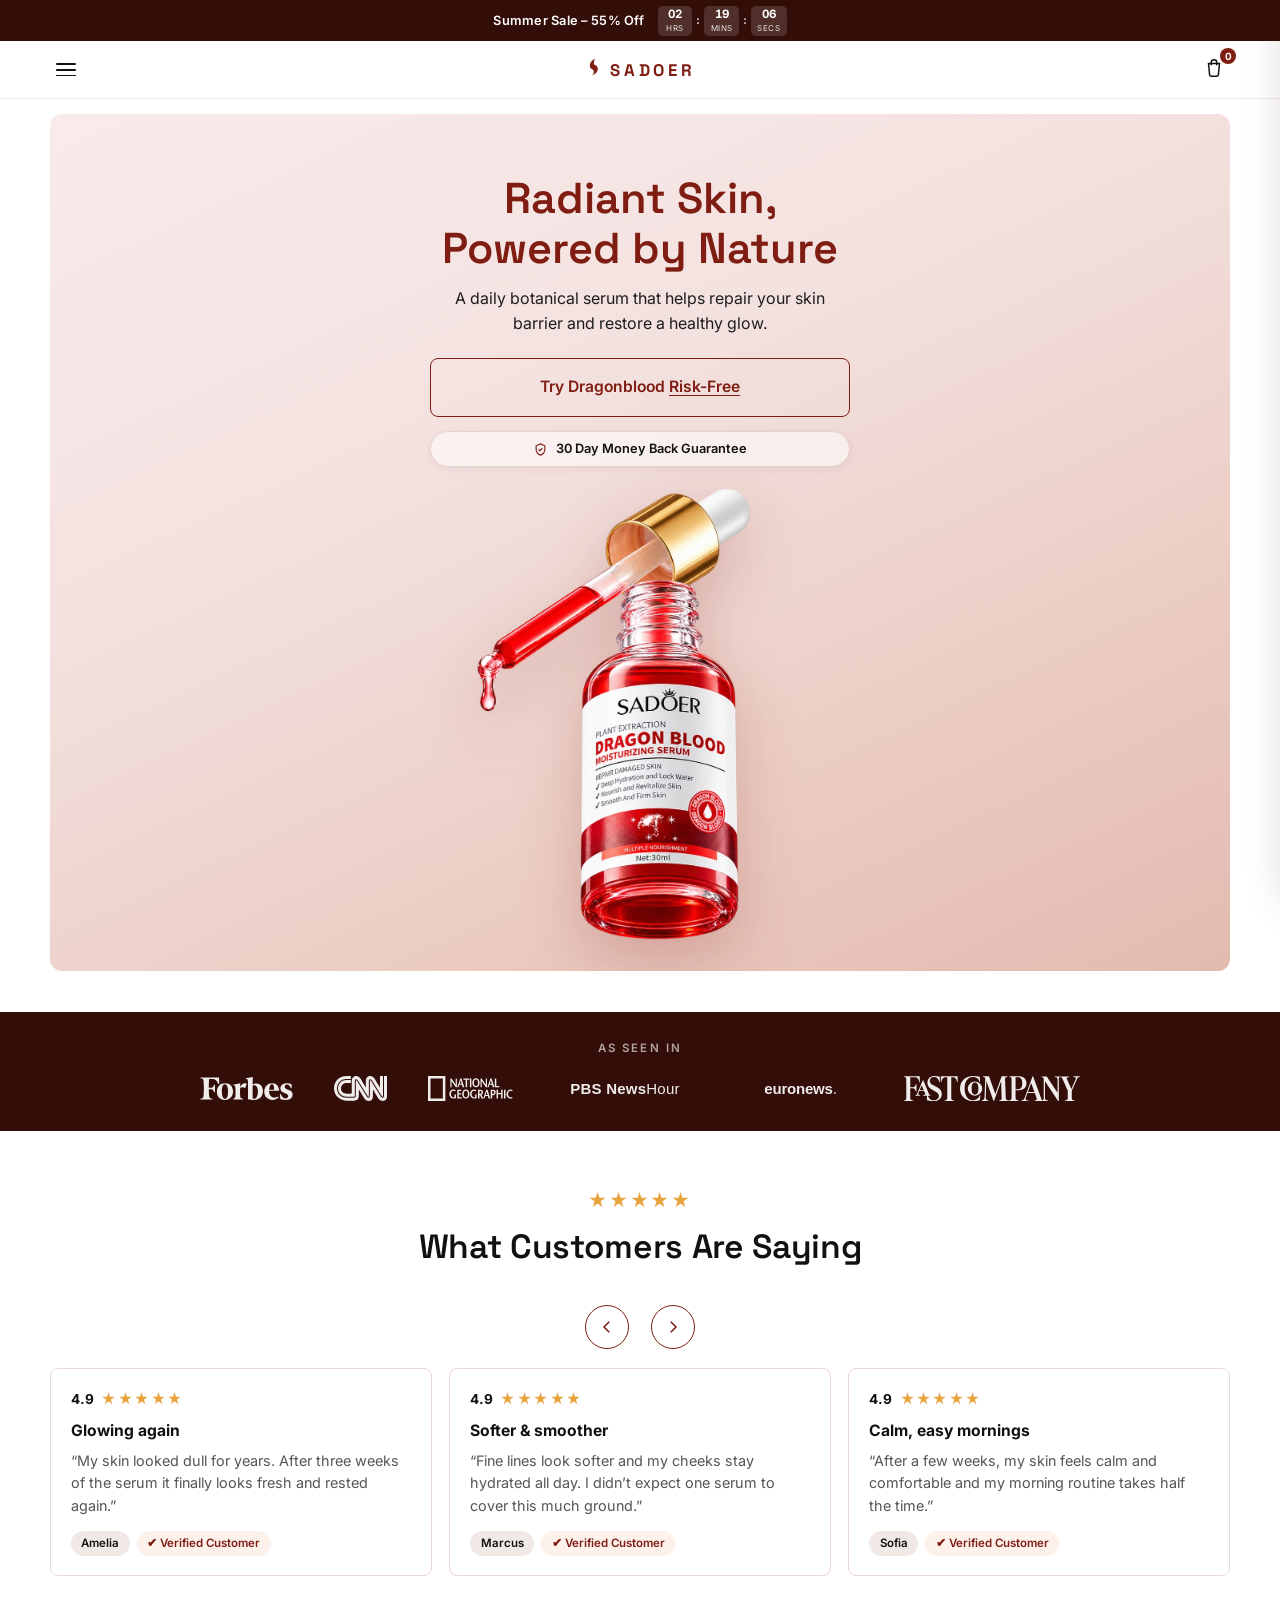
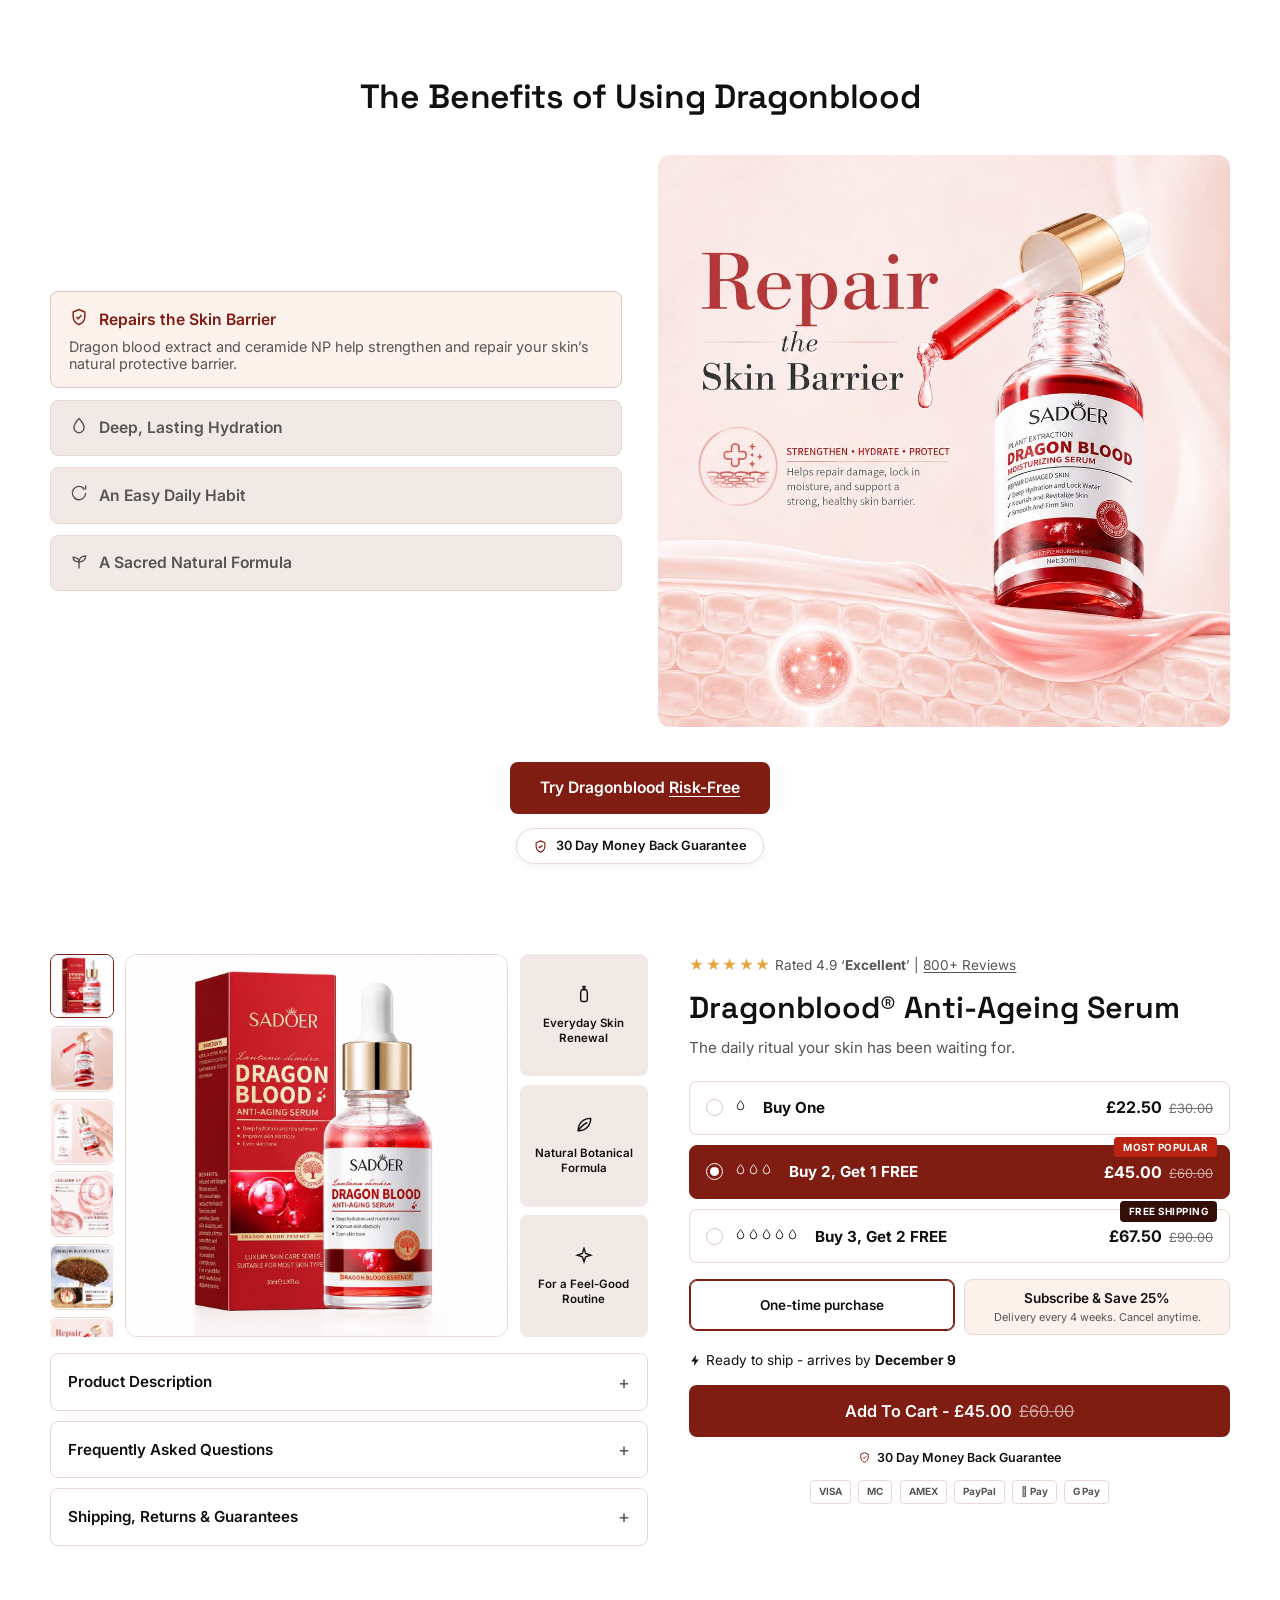
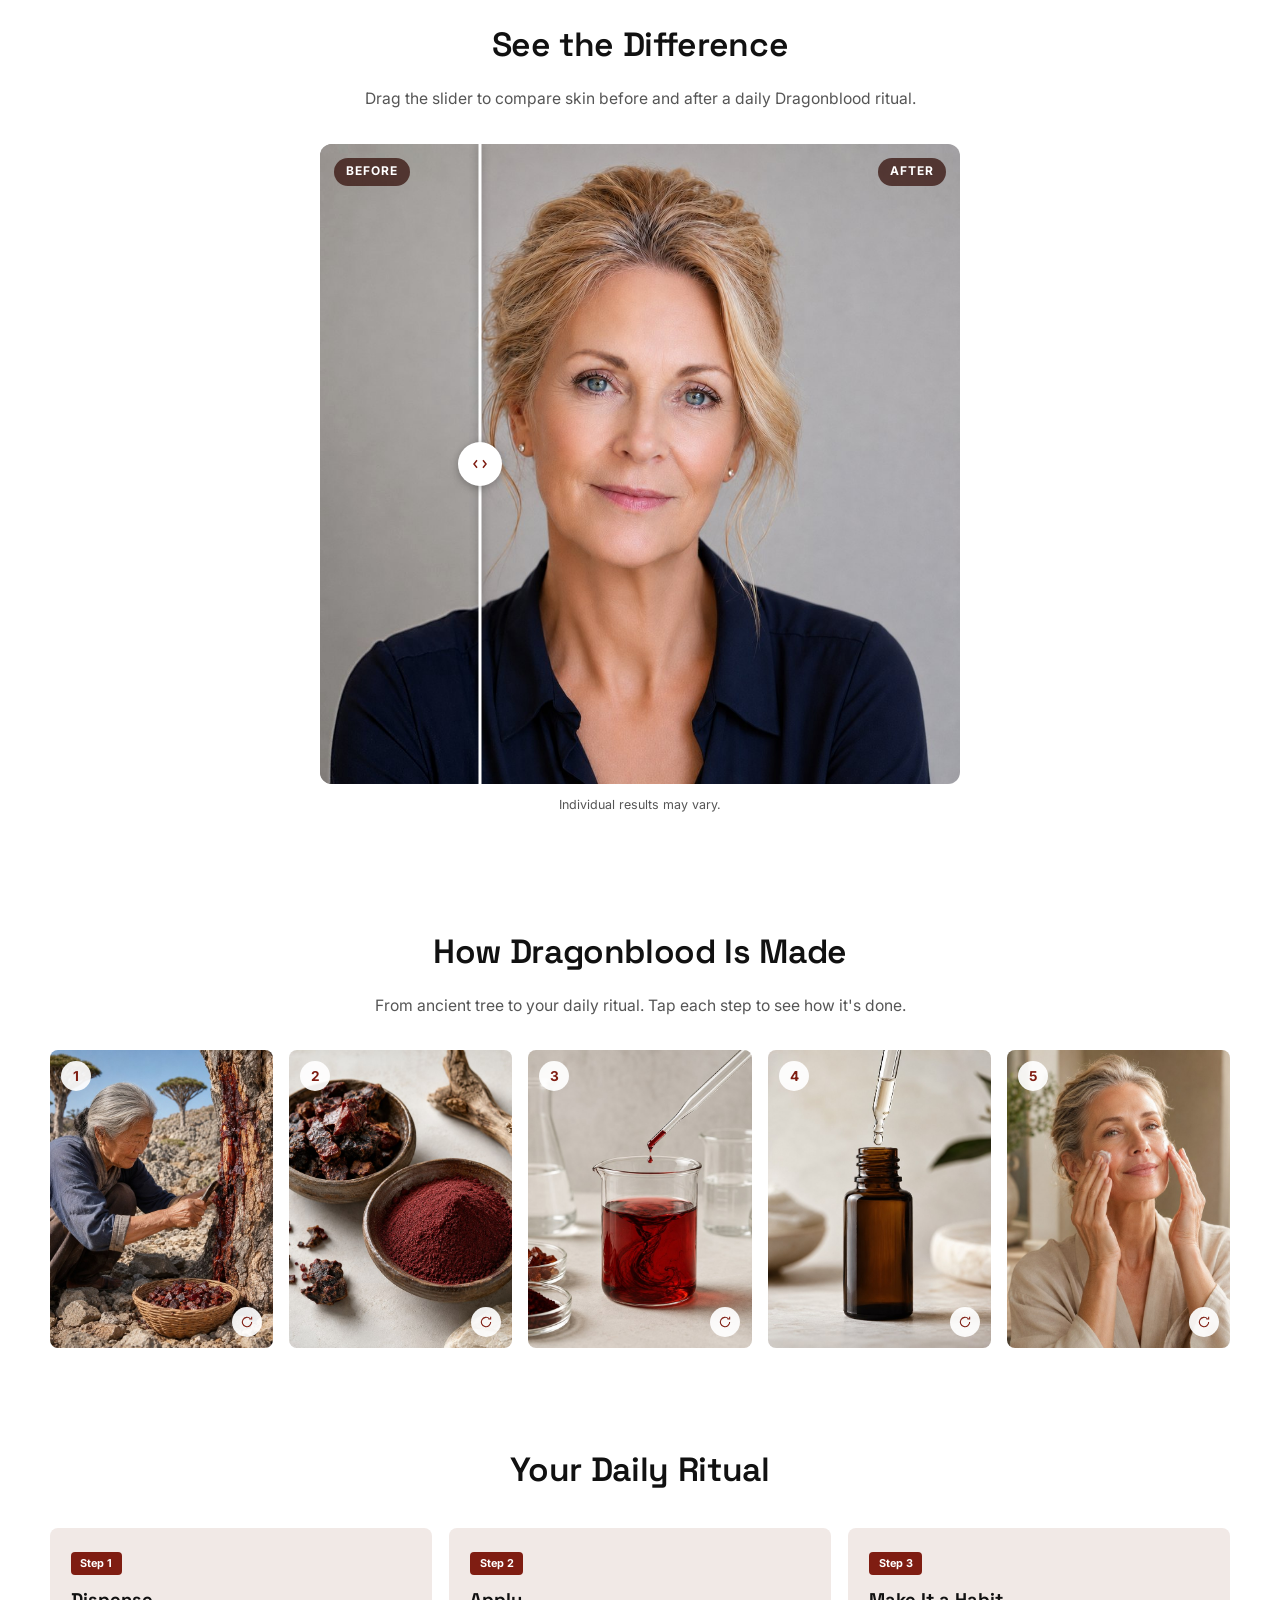
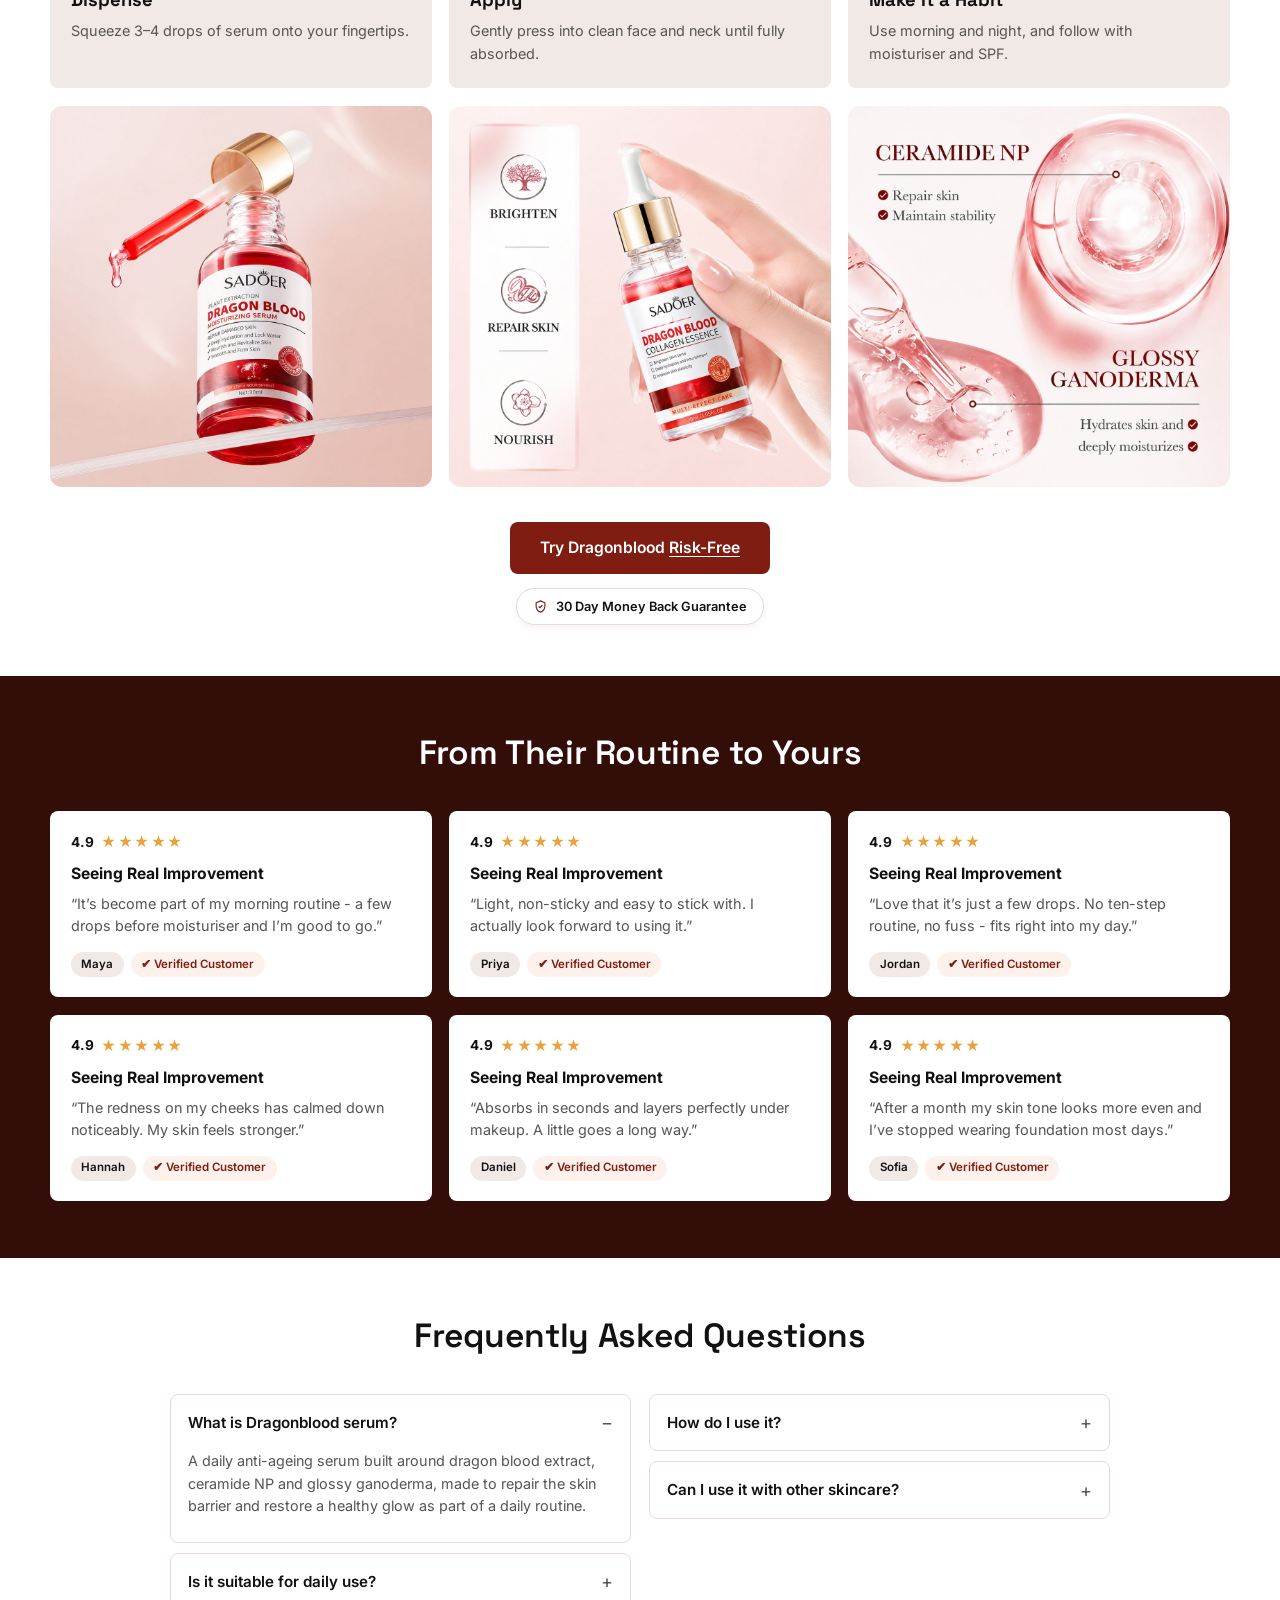
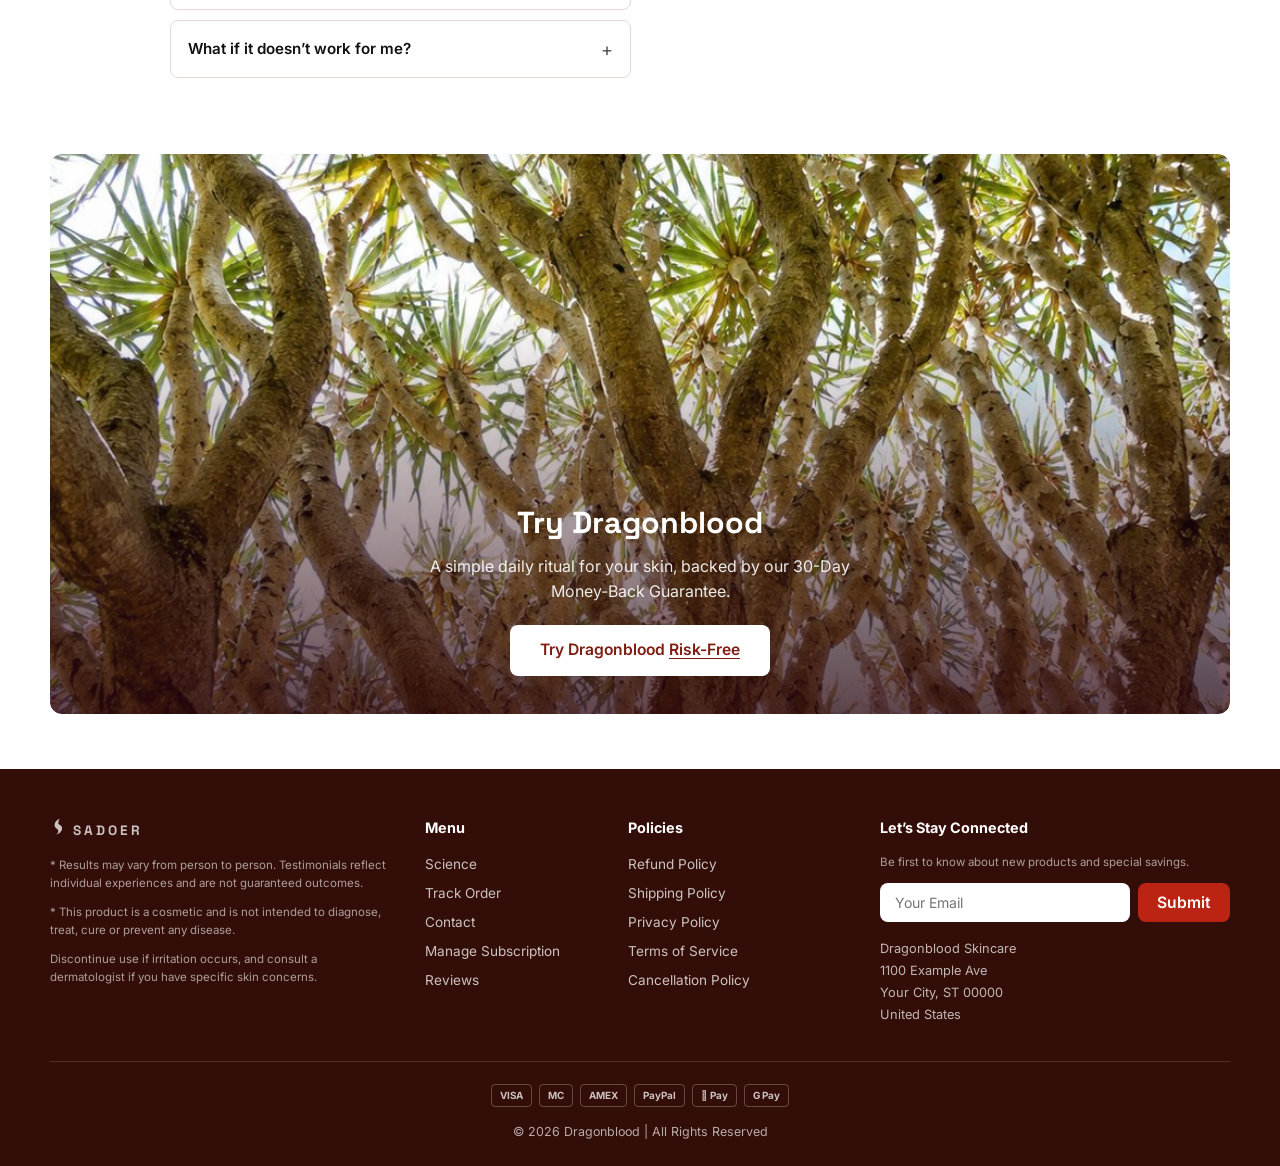
<file: index.html>
<!DOCTYPE html>
<html lang="en">
<head>
  <meta charset="UTF-8">
  <meta name="viewport" content="width=device-width, initial-scale=1.0">
  <title>Dragonblood® Anti-Ageing Serum | Radiant Skin, Powered by Nature</title>
  <meta name="description" content="Dragonblood® Anti-Ageing Serum - a daily botanical serum with dragon blood extract, ceramide NP and ganoderma to repair, hydrate and brighten your skin.">
  <link rel="preconnect" href="https://fonts.googleapis.com">
  <link rel="preconnect" href="https://fonts.gstatic.com" crossorigin>
  <link href="https://fonts.googleapis.com/css2?family=Space+Grotesk:wght@400;500;600;700&family=Inter:wght@400;500;600;700&display=swap" rel="stylesheet">
  <link rel="stylesheet" href="assets/theme.css">
  <link rel="icon" type="image/svg+xml" href="assets/favicon.svg">
  <link rel="icon" type="image/png" sizes="192x192" href="assets/favicon.png">
  <link rel="apple-touch-icon" href="assets/apple-touch-icon.png">
</head>
<body>

  <!-- ============ COUNTDOWN ANNOUNCEMENT BAR ============ -->
  <div class="countdown-bar" id="countdownBar">
    <div class="countdown-bar__inner">
      <span class="countdown-bar__label">Summer Sale &ndash; 55% Off</span>
      <div class="countdown-bar__timer" aria-label="Sale ends in">
        <span class="timer-cell"><b id="tHrs">00</b><small>Hrs</small></span>
        <span class="timer-sep">:</span>
        <span class="timer-cell"><b id="tMins">00</b><small>Mins</small></span>
        <span class="timer-sep">:</span>
        <span class="timer-cell"><b id="tSecs">00</b><small>Secs</small></span>
      </div>
    </div>
  </div>

  <!-- ============ HEADER ============ -->
  <header class="site-header" id="siteHeader">
    <div class="container site-header__inner">
      <button class="nav-toggle" id="navToggle" aria-label="Open menu" aria-expanded="false">
        <span></span><span></span><span></span>
      </button>
      <a class="logo" href="index.html"><svg viewBox="0 0 100 100" fill="currentColor" width="18" height="18"><path d="M 60 3 C 42 8, 29 22, 27 37 C 25.5 48, 30 57, 40 63 C 46 67, 49.5 72, 49 79 C 48.5 86, 44 92, 36 96.5 C 55 92, 69 79, 71 64 C 72.5 53, 67 45, 56.5 39.5 C 52 37.1, 48.9 34.9, 47.5 32.4 C 48.9 32.7, 48.7 31.9, 48.2 31.3 C 49.7 30.6, 49.7 29.5, 48.6 29.0 C 49.9 28.3, 49.9 27.6, 49.2 27.0 C 51.5 26.0, 52.0 24.9, 51.2 24.0 C 50.3 23.3, 50.0 23.0, 49.9 22.4 C 49.9 21.2, 50.3 20.5, 50.1 19.7 C 51.8 17.4, 52.4 14.8, 52.2 12.6 C 52.8 8.4, 56.0 4.8, 60 3 Z"/></svg> SADOER</a>
      <button class="cart-btn" id="cartOpen" aria-label="Open cart">
        <svg viewBox="0 0 24 24" fill="none" stroke="currentColor" stroke-width="1.6" width="22" height="22"><path d="M6 7h12l-1.2 12.2a2 2 0 0 1-2 1.8H9.2a2 2 0 0 1-2-1.8L6 7Z"/><path d="M9 9V6a3 3 0 0 1 6 0v3"/></svg>
        <span class="cart-count" id="cartCount">0</span>
      </button>
    </div>
    <nav class="menu-drawer" id="menuDrawer" aria-label="Main">
      <a href="science.html">Science</a>
      <a href="press.html">Press</a>
      <a href="contact.html#track-order">Track Order</a>
      <a href="contact.html">Contact</a>
      <a href="manage-subscription.html">Manage Subscription</a>
      <a href="policies.html">Policies</a>
      <a href="#reviews" class="js-scroll">Reviews</a>
      <div class="menu-drawer__foot">United Kingdom | GBP £</div>
    </nav>
  </header>

  <!-- ============ HERO BANNER ============ -->
  <section class="hero">
    <div class="container">
      <div class="hero__banner hero__banner--home">
        <div class="hero__content">
          <h1>Radiant Skin,<br>Powered by Nature</h1>
          <p class="hero__sub">A daily botanical serum that helps repair your skin barrier and restore a healthy glow.</p>
          <a href="#offer" class="btn btn--hero js-scroll">Try Dragonblood <u>Risk-Free</u></a>
          <div class="guarantee-pill">
            <svg viewBox="0 0 24 24" fill="none" stroke="currentColor" stroke-width="1.8" width="15" height="15"><path d="M12 3l7 3v5c0 4.5-3 8.5-7 10-4-1.5-7-5.5-7-10V6l7-3Z"/><path d="M9 12l2 2 4-4"/></svg>
            30 Day Money Back Guarantee
          </div>
        </div>
        <img class="hero__product" src="assets/hero-cover.webp" alt="Dragonblood Anti-Ageing Serum bottle with dropper" width="1100" height="1163">
      </div>
    </div>
  </section>

  <!-- ============ AS SEEN IN ============ -->
  <section class="press-strip">
    <a class="press-strip__link" href="press.html" aria-label="As seen in - see the coverage">
      <div class="container">
        <span class="press-strip__label">As seen in</span>
        <div class="press-strip__logos">
          <img src="assets/press-forbes.svg" alt="Forbes" loading="lazy">
          <img src="assets/press-cnn.svg" alt="CNN" loading="lazy">
          <img src="assets/press-natgeo.svg" alt="National Geographic" loading="lazy">
          <img src="assets/press-pbs.svg" alt="PBS NewsHour" loading="lazy">
          <img src="assets/press-euronews.svg" alt="Euronews" loading="lazy">
          <img src="assets/press-fastco.svg" alt="Fast Company" loading="lazy">
        </div>
      </div>
    </a>
  </section>

  <!-- ============ TESTIMONIAL STRIP ============ -->
  <section class="testimonials" id="reviews">
    <div class="container">
      <div class="stars stars--lead" aria-hidden="true">★★★★★</div>
      <h2 class="section-title">What Customers Are Saying</h2>
      <div class="carousel-nav">
        <button id="revPrev" aria-label="Previous reviews"><svg viewBox="0 0 24 24" fill="none" stroke="currentColor" stroke-width="2" width="18" height="18"><path d="M15 5l-7 7 7 7"/></svg></button>
        <button id="revNext" aria-label="Next reviews"><svg viewBox="0 0 24 24" fill="none" stroke="currentColor" stroke-width="2" width="18" height="18"><path d="M9 5l7 7-7 7"/></svg></button>
      </div>
      <div class="testimonial-track" id="reviewTrack">
        <article class="review-card">
          <div class="review-card__top"><span class="review-score">4.9</span><span class="stars">★★★★★</span></div>
          <h3>Glowing again</h3>
          <p>&ldquo;My skin looked dull for years. After three weeks of the serum it finally looks fresh and rested again.&rdquo;</p>
          <footer><span class="chip">Amelia</span><span class="chip chip--verified">✔ Verified Customer</span></footer>
        </article>
        <article class="review-card">
          <div class="review-card__top"><span class="review-score">4.9</span><span class="stars">★★★★★</span></div>
          <h3>Softer &amp; smoother</h3>
          <p>&ldquo;Fine lines look softer and my cheeks stay hydrated all day. I didn&rsquo;t expect one serum to cover this much ground.&rdquo;</p>
          <footer><span class="chip">Marcus</span><span class="chip chip--verified">✔ Verified Customer</span></footer>
        </article>
        <article class="review-card">
          <div class="review-card__top"><span class="review-score">4.9</span><span class="stars">★★★★★</span></div>
          <h3>Calm, easy mornings</h3>
          <p>&ldquo;After a few weeks, my skin feels calm and comfortable and my morning routine takes half the time.&rdquo;</p>
          <footer><span class="chip">Sofia</span><span class="chip chip--verified">✔ Verified Customer</span></footer>
        </article>
      </div>
    </div>
  </section>

  <!-- ============ BENEFITS ============ -->
  <section class="benefits">
    <div class="container">
      <h2 class="section-title">The Benefits of Using Dragonblood</h2>
      <div class="benefits__grid">
        <div class="benefits__list" id="benefitsList">
          <button class="benefit-row is-active" data-benefit="0" data-image="assets/benefit-1.jpg">
            <span class="benefit-row__head"><span class="benefit-row__icon"><svg viewBox="0 0 24 24" fill="none" stroke="currentColor" stroke-width="1.7" width="20" height="20"><path d="M12 3l7 3v5c0 4.5-3 8.5-7 10-4-1.5-7-5.5-7-10V6l7-3Z"/><path d="M9 12l2 2 4-4"/></svg></span> Repairs the Skin Barrier</span>
            <span class="benefit-row__body">Dragon blood extract and ceramide NP help strengthen and repair your skin&rsquo;s natural protective barrier.</span>
          </button>
          <button class="benefit-row" data-benefit="1" data-image="assets/benefit-2.jpg">
            <span class="benefit-row__head"><span class="benefit-row__icon"><svg viewBox="0 0 24 24" fill="none" stroke="currentColor" stroke-width="1.7" width="20" height="20"><path d="M12 3s6 6.5 6 11a6 6 0 0 1-12 0c0-4.5 6-11 6-11Z"/></svg></span> Deep, Lasting Hydration</span>
            <span class="benefit-row__body">Glossy ganoderma deeply moisturises, so skin stays plump and comfortable from morning to night.</span>
          </button>
          <button class="benefit-row" data-benefit="2" data-image="assets/benefit-3.jpg">
            <span class="benefit-row__head"><span class="benefit-row__icon"><svg viewBox="0 0 24 24" fill="none" stroke="currentColor" stroke-width="1.7" width="20" height="20"><path d="M20 12a8 8 0 1 1-2.3-5.6"/><path d="M20 3v4h-4"/></svg></span> An Easy Daily Habit</span>
            <span class="benefit-row__body">A few drops, morning and night. Simple to use every day and easy to fit into your routine.</span>
          </button>
          <button class="benefit-row" data-benefit="3" data-image="assets/benefit-4.jpg">
            <span class="benefit-row__head"><span class="benefit-row__icon"><svg viewBox="0 0 24 24" fill="none" stroke="currentColor" stroke-width="1.7" width="20" height="20"><path d="M12 21v-8"/><path d="M12 13c0-4 3-7 8-7 0 4-3 7-8 7Z"/><path d="M12 13c0-3-2.5-5.5-7-5.5 0 3.5 2.5 5.5 7 5.5Z"/></svg></span> A Sacred Natural Formula</span>
            <span class="benefit-row__body">A clean, focused formula built around resin from the sacred dragon blood tree.</span>
          </button>
        </div>
        <div class="benefits__media">
          <img id="benefitsImage" src="assets/benefit-1.jpg" alt="Dragonblood serum benefits" width="880" height="880">
        </div>
      </div>
      <div class="section-cta">
        <a href="#offer" class="btn btn--primary js-scroll">Try Dragonblood <u>Risk-Free</u></a>
        <div class="guarantee-pill guarantee-pill--light">
          <svg viewBox="0 0 24 24" fill="none" stroke="currentColor" stroke-width="1.8" width="15" height="15"><path d="M12 3l7 3v5c0 4.5-3 8.5-7 10-4-1.5-7-5.5-7-10V6l7-3Z"/><path d="M9 12l2 2 4-4"/></svg>
          30 Day Money Back Guarantee
        </div>
      </div>
    </div>
  </section>

  <!-- ============ PRODUCT / OFFER (BUY BOX) ============ -->
  <section class="product" id="offer">
    <div class="container product__inner">

      <!-- Gallery -->
      <div class="gallery-col">
        <div class="gallery">
          <div class="gallery__thumbs" id="galleryThumbs">
            <button class="thumb is-active" data-src="assets/serum-front.jpg" aria-label="View bottle front"><img src="assets/serum-front.jpg" alt=""></button>
            <button class="thumb" data-src="assets/serum-dropper.jpg" aria-label="View dropper"><img src="assets/serum-dropper.jpg" alt=""></button>
            <button class="thumb" data-src="assets/serum-benefits.jpg" aria-label="View benefits"><img src="assets/serum-benefits.jpg" alt=""></button>
            <button class="thumb" data-src="assets/serum-ingredients.jpg" aria-label="View key ingredients"><img src="assets/serum-ingredients.jpg" alt=""></button>
            <button class="thumb" data-src="assets/serum-extract.jpg" aria-label="View dragon blood extract source"><img src="assets/serum-extract.jpg" alt=""></button>
            <button class="thumb" data-src="assets/benefit-1.jpg" aria-label="View barrier repair benefits"><img src="assets/benefit-1.jpg" alt=""></button>
            <button class="thumb" data-src="assets/benefit-2.jpg" aria-label="View hydration benefits"><img src="assets/benefit-2.jpg" alt=""></button>
            <button class="thumb" data-src="assets/benefit-3.jpg" aria-label="View daily routine"><img src="assets/benefit-3.jpg" alt=""></button>
            <button class="thumb" data-src="assets/benefit-4.jpg" aria-label="View natural formula"><img src="assets/benefit-4.jpg" alt=""></button>
          </div>
          <div class="gallery__main">
            <img id="galleryMain" src="assets/serum-front.jpg" alt="Dragonblood Anti-Ageing Serum 30ml bottle">
          </div>
          <div class="gallery__features">
            <div class="feature-tile">
              <span class="feature-tile__icon"><svg viewBox="0 0 24 24" fill="none" stroke="currentColor" stroke-width="1.7" width="20" height="20"><path d="M10 3h4M11 3v4M13 3v4M9 7h6l1 3v9a2 2 0 0 1-2 2h-4a2 2 0 0 1-2-2v-9l1-3Z"/></svg></span>
              <span>Everyday Skin Renewal</span>
            </div>
            <div class="feature-tile">
              <span class="feature-tile__icon"><svg viewBox="0 0 24 24" fill="none" stroke="currentColor" stroke-width="1.7" width="20" height="20"><path d="M5 19C5 9 12 4 20 4c0 8-5 15-15 15Z"/><path d="M5 19c3-5 7-8 11-10"/></svg></span>
              <span>Natural Botanical Formula</span>
            </div>
            <div class="feature-tile">
              <span class="feature-tile__icon"><svg viewBox="0 0 24 24" fill="none" stroke="currentColor" stroke-width="1.7" width="20" height="20"><path d="M12 3l2 6 6 2-6 2-2 6-2-6-6-2 6-2 2-6Z"/></svg></span>
              <span>For a Feel-Good Routine</span>
            </div>
          </div>
        </div>

        <!-- Info accordions under gallery -->
        <div class="accordion accordion--product" id="productAccordion">
          <details>
            <summary>Product Description</summary>
            <div class="accordion__body">
              <p><b>What It Is</b><br>Dragonblood Anti-Ageing Serum is a lightweight botanical serum built around dragon blood extract - the deep-red resin of the dragon tree - combined with ceramide NP and glossy ganoderma. It&rsquo;s designed to repair the skin barrier, lock in moisture and smooth the look of fine lines. One bottle: 30&nbsp;ml.</p>
              <p><b>How to Use</b><br>Morning and night, apply 3&ndash;4 drops to clean, dry skin. Gently press into the face and neck until absorbed, then follow with your moisturiser and (in the morning) SPF.</p>
            </div>
          </details>
          <details>
            <summary>Frequently Asked Questions</summary>
            <div class="accordion__body">
              <p><b>What does it do?</b><br>It supports your skin&rsquo;s natural barrier, hydrates deeply and helps restore an even, healthy glow as part of a daily routine.</p>
              <p><b>Is it suitable for daily use?</b><br>Yes. The formula is lightweight and gentle, designed for use morning and night.</p>
              <p><b>Which skin types can use it?</b><br>Most skin types, including dry, combination and sensitive skin. Patch-test first if your skin is very reactive.</p>
            </div>
          </details>
          <details>
            <summary>Shipping, Returns &amp; Guarantees</summary>
            <div class="accordion__body">
              <p>We offer fast, tracked shipping. Most orders arrive within 3&ndash;5 business days. If you don&rsquo;t see or feel a difference, you&rsquo;re protected by our 30-Day Money-Back Guarantee - no questions asked.</p>
            </div>
          </details>
        </div>
      </div>

      <!-- Buy box -->
      <div class="buybox">
        <p class="rating-line"><span class="stars">★★★★★</span> Rated 4.9 &lsquo;<b>Excellent</b>&rsquo; | <a href="#reviews" class="js-scroll">800+ Reviews</a></p>
        <h2 class="buybox__title">Dragonblood® Anti-Ageing Serum</h2>
        <p class="buybox__tagline">The daily ritual your skin has been waiting for.</p>

        <!-- Bundle selector -->
        <div class="bundles" id="bundles" role="radiogroup" aria-label="Choose your bundle">
          <label class="bundle">
            <input type="radio" name="bundle" value="buy1" data-title="Buy One" data-price="22.50" data-compare="30.00" data-qty="1">
            <span class="bundle__check" aria-hidden="true"></span>
            <span class="bundle__bottles" aria-hidden="true"><svg viewBox="0 0 24 24" fill="none" stroke="currentColor" stroke-width="1.7" width="13" height="13"><path d="M12 3s6 6.5 6 11a6 6 0 0 1-12 0c0-4.5 6-11 6-11Z"/></svg></span>
            <span class="bundle__name">Buy One</span>
            <span class="bundle__right"><b class="bundle__price">£22.50</b><s class="bundle__compare">£30.00</s></span>
          </label>
          <label class="bundle">
            <input type="radio" name="bundle" value="buy2" data-title="Buy 2, Get 1 FREE" data-price="45.00" data-compare="60.00" data-qty="3" checked>
            <span class="bundle__flag">Most Popular</span>
            <span class="bundle__check" aria-hidden="true"></span>
            <span class="bundle__bottles" aria-hidden="true"><svg viewBox="0 0 24 24" fill="none" stroke="currentColor" stroke-width="1.7" width="13" height="13"><path d="M12 3s6 6.5 6 11a6 6 0 0 1-12 0c0-4.5 6-11 6-11Z"/></svg><svg viewBox="0 0 24 24" fill="none" stroke="currentColor" stroke-width="1.7" width="13" height="13"><path d="M12 3s6 6.5 6 11a6 6 0 0 1-12 0c0-4.5 6-11 6-11Z"/></svg><svg viewBox="0 0 24 24" fill="none" stroke="currentColor" stroke-width="1.7" width="13" height="13"><path d="M12 3s6 6.5 6 11a6 6 0 0 1-12 0c0-4.5 6-11 6-11Z"/></svg></span>
            <span class="bundle__name">Buy 2, Get 1 FREE</span>
            <span class="bundle__right"><b class="bundle__price">£45.00</b><s class="bundle__compare">£60.00</s></span>
          </label>
          <label class="bundle">
            <input type="radio" name="bundle" value="buy3" data-title="Buy 3, Get 2 FREE" data-price="67.50" data-compare="90.00" data-qty="5">
            <span class="bundle__flag bundle__flag--alt">Free Shipping</span>
            <span class="bundle__check" aria-hidden="true"></span>
            <span class="bundle__bottles" aria-hidden="true"><svg viewBox="0 0 24 24" fill="none" stroke="currentColor" stroke-width="1.7" width="13" height="13"><path d="M12 3s6 6.5 6 11a6 6 0 0 1-12 0c0-4.5 6-11 6-11Z"/></svg><svg viewBox="0 0 24 24" fill="none" stroke="currentColor" stroke-width="1.7" width="13" height="13"><path d="M12 3s6 6.5 6 11a6 6 0 0 1-12 0c0-4.5 6-11 6-11Z"/></svg><svg viewBox="0 0 24 24" fill="none" stroke="currentColor" stroke-width="1.7" width="13" height="13"><path d="M12 3s6 6.5 6 11a6 6 0 0 1-12 0c0-4.5 6-11 6-11Z"/></svg><svg viewBox="0 0 24 24" fill="none" stroke="currentColor" stroke-width="1.7" width="13" height="13"><path d="M12 3s6 6.5 6 11a6 6 0 0 1-12 0c0-4.5 6-11 6-11Z"/></svg><svg viewBox="0 0 24 24" fill="none" stroke="currentColor" stroke-width="1.7" width="13" height="13"><path d="M12 3s6 6.5 6 11a6 6 0 0 1-12 0c0-4.5 6-11 6-11Z"/></svg></span>
            <span class="bundle__name">Buy 3, Get 2 FREE</span>
            <span class="bundle__right"><b class="bundle__price">£67.50</b><s class="bundle__compare">£90.00</s></span>
          </label>
        </div>

        <!-- Purchase type toggle -->
        <div class="purchase-toggle" id="purchaseToggle" role="radiogroup" aria-label="Purchase type">
          <label class="purchase-opt">
            <input type="radio" name="ptype" value="onetime" checked>
            <span class="purchase-opt__label">One-time purchase</span>
          </label>
          <label class="purchase-opt">
            <input type="radio" name="ptype" value="subscribe">
            <span class="purchase-opt__label">Subscribe &amp; Save 25%<small>Delivery every 4 weeks. Cancel anytime.</small></span>
          </label>
        </div>

        <p class="ship-line"><span class="ship-line__icon"><svg viewBox="0 0 24 24" fill="currentColor" width="13" height="13" style="vertical-align:-2px"><path d="M13 2 4 14h6l-1 8 9-12h-6l1-8Z"/></svg></span> Ready to ship - arrives by <b id="arrivalDate"></b></p>

        <button class="btn btn--primary btn--block btn--atc" id="addToCart">Add To Cart - <span id="atcPrice">$59.99</span> <s id="atcCompare">$119.97</s></button>
        <p class="atc-note">
          <svg viewBox="0 0 24 24" fill="none" stroke="currentColor" stroke-width="1.8" width="13" height="13"><path d="M12 3l7 3v5c0 4.5-3 8.5-7 10-4-1.5-7-5.5-7-10V6l7-3Z"/><path d="M9 12l2 2 4-4"/></svg>
          30 Day Money Back Guarantee
        </p>
        <div class="pay-icons" aria-label="Accepted payment methods">
          <span>VISA</span><span>MC</span><span>AMEX</span><span>PayPal</span><span>&#63743; Pay</span><span>G Pay</span>
        </div>
      </div>
    </div>
  </section>

  <!-- ============ BEFORE / AFTER ============ -->
  <section class="ba">
    <div class="container">
      <h2 class="section-title">See the Difference</h2>
      <p class="sci-lead">Drag the slider to compare skin before and after a daily Dragonblood ritual.</p>
      <div class="ba-slider" id="baSlider">
        <img src="assets/after.jpg" alt="Skin after using Dragonblood serum" width="1100" height="1100">
        <img class="ba-slider__before" src="assets/before.jpg" alt="Skin before using Dragonblood serum" width="1100" height="1100">
        <div class="ba-slider__bar" aria-hidden="true"></div>
        <div class="ba-slider__grip" aria-hidden="true">
          <svg viewBox="0 0 24 24" fill="none" stroke="currentColor" stroke-width="2" width="18" height="18"><path d="M8 7l-4 5 4 5"/><path d="M16 7l4 5-4 5"/></svg>
        </div>
        <span class="ba-label ba-label--before">Before</span>
        <span class="ba-label ba-label--after">After</span>
        <input type="range" class="ba-slider__range" id="baRange" min="0" max="100" value="25" aria-label="Drag to compare before and after">
      </div>
      <p class="ba-caption">Individual results may vary.</p>
    </div>
  </section>

  <!-- ============ PRODUCT CREATION PROCESS ============ -->
  <section class="process">
    <div class="container">
      <h2 class="section-title">How Dragonblood Is Made</h2>
      <p class="sci-lead">From ancient tree to your daily ritual. Tap each step to see how it's done.</p>
      <div class="process-grid">
        <button class="flip-card" aria-pressed="false" aria-label="Step 1: Harvest Tree Resin. Tap to flip.">
          <span class="flip-card__inner">
            <span class="flip-card__face">
              <img src="assets/process-1.jpg" alt="" loading="lazy">
              <span class="flip-card__step" aria-hidden="true">1</span>
              <span class="flip-card__hint" aria-hidden="true"><svg viewBox="0 0 24 24" fill="none" stroke="currentColor" stroke-width="1.8" width="14" height="14"><path d="M20 12a8 8 0 1 1-2.3-5.6"/><path d="M20 3v4h-4"/></svg></span>
            </span>
            <span class="flip-card__face flip-card__back">
              <b>Harvest Tree Resin</b>
              <span>Sustainably harvested from the Dragon Blood Tree in Yunnan, China.</span>
            </span>
          </span>
        </button>
        <button class="flip-card" aria-pressed="false" aria-label="Step 2: Turn Into Powder. Tap to flip.">
          <span class="flip-card__inner">
            <span class="flip-card__face">
              <img src="assets/process-2.jpg" alt="" loading="lazy">
              <span class="flip-card__step" aria-hidden="true">2</span>
              <span class="flip-card__hint" aria-hidden="true"><svg viewBox="0 0 24 24" fill="none" stroke="currentColor" stroke-width="1.8" width="14" height="14"><path d="M20 12a8 8 0 1 1-2.3-5.6"/><path d="M20 3v4h-4"/></svg></span>
            </span>
            <span class="flip-card__face flip-card__back">
              <b>Turn Into Powder</b>
              <span>The resin is cleaned and finely milled into a delicate powder.</span>
            </span>
          </span>
        </button>
        <button class="flip-card" aria-pressed="false" aria-label="Step 3: Turn Into Liquid and Mix Into Solution. Tap to flip.">
          <span class="flip-card__inner">
            <span class="flip-card__face">
              <img src="assets/process-3.jpg" alt="" loading="lazy">
              <span class="flip-card__step" aria-hidden="true">3</span>
              <span class="flip-card__hint" aria-hidden="true"><svg viewBox="0 0 24 24" fill="none" stroke="currentColor" stroke-width="1.8" width="14" height="14"><path d="M20 12a8 8 0 1 1-2.3-5.6"/><path d="M20 3v4h-4"/></svg></span>
            </span>
            <span class="flip-card__face flip-card__back">
              <b>Turn Into Liquid &amp; Mix Into Solution</b>
              <span>The powder is dissolved and blended with carefully selected ingredients.</span>
            </span>
          </span>
        </button>
        <button class="flip-card" aria-pressed="false" aria-label="Step 4: Bottle Into Final Product. Tap to flip.">
          <span class="flip-card__inner">
            <span class="flip-card__face">
              <img src="assets/process-4.jpg" alt="" loading="lazy">
              <span class="flip-card__step" aria-hidden="true">4</span>
              <span class="flip-card__hint" aria-hidden="true"><svg viewBox="0 0 24 24" fill="none" stroke="currentColor" stroke-width="1.8" width="14" height="14"><path d="M20 12a8 8 0 1 1-2.3-5.6"/><path d="M20 3v4h-4"/></svg></span>
            </span>
            <span class="flip-card__face flip-card__back">
              <b>Bottle Into Final Product</b>
              <span>The solution is bottled in our signature packaging to preserve its purity and potency.</span>
            </span>
          </span>
        </button>
        <button class="flip-card" aria-pressed="false" aria-label="Step 5: Used Twice Daily for Skin Care. Tap to flip.">
          <span class="flip-card__inner">
            <span class="flip-card__face">
              <img src="assets/process-5.jpg" alt="" loading="lazy">
              <span class="flip-card__step" aria-hidden="true">5</span>
              <span class="flip-card__hint" aria-hidden="true"><svg viewBox="0 0 24 24" fill="none" stroke="currentColor" stroke-width="1.8" width="14" height="14"><path d="M20 12a8 8 0 1 1-2.3-5.6"/><path d="M20 3v4h-4"/></svg></span>
            </span>
            <span class="flip-card__face flip-card__back">
              <b>Used Twice Daily for Skin Care</b>
              <span>Apply morning and night to clean skin for best results.</span>
            </span>
          </span>
        </button>
      </div>
    </div>
  </section>

  <!-- ============ DAILY RITUAL ============ -->
  <section class="ritual">
    <div class="container">
      <h2 class="section-title">Your Daily Ritual</h2>
      <div class="ritual-grid">
        <article class="ritual-step">
          <div class="ritual-step__card">
            <span class="ritual-step__num">Step 1</span>
            <h3>Dispense</h3>
            <p>Squeeze 3&ndash;4 drops of serum onto your fingertips.</p>
          </div>
          <div class="ritual-step__photo"><img src="assets/serum-dropper.jpg" alt="Dropper with dragon blood serum"></div>
        </article>
        <article class="ritual-step">
          <div class="ritual-step__card">
            <span class="ritual-step__num">Step 2</span>
            <h3>Apply</h3>
            <p>Gently press into clean face and neck until fully absorbed.</p>
          </div>
          <div class="ritual-step__photo"><img src="assets/serum-benefits.jpg" alt="Serum benefits - brighten, repair skin, nourish"></div>
        </article>
        <article class="ritual-step">
          <div class="ritual-step__card">
            <span class="ritual-step__num">Step 3</span>
            <h3>Make It a Habit</h3>
            <p>Use morning and night, and follow with moisturiser and SPF.</p>
          </div>
          <div class="ritual-step__photo"><img src="assets/serum-ingredients.jpg" alt="Key ingredients - ceramide NP and glossy ganoderma"></div>
        </article>
      </div>
      <div class="section-cta">
        <a href="#offer" class="btn btn--primary js-scroll">Try Dragonblood <u>Risk-Free</u></a>
        <div class="guarantee-pill guarantee-pill--light">
          <svg viewBox="0 0 24 24" fill="none" stroke="currentColor" stroke-width="1.8" width="15" height="15"><path d="M12 3l7 3v5c0 4.5-3 8.5-7 10-4-1.5-7-5.5-7-10V6l7-3Z"/><path d="M9 12l2 2 4-4"/></svg>
          30 Day Money Back Guarantee
        </div>
      </div>
    </div>
  </section>

  <!-- ============ REVIEW WALL (DARK) ============ -->
  <section class="review-wall">
    <div class="container">
      <h2 class="section-title section-title--light">From Their Routine to Yours</h2>
      <div class="testimonial-grid testimonial-grid--wall" id="reviewWall">
        <article class="review-card">
          <div class="review-card__top"><span class="review-score">4.9</span><span class="stars">★★★★★</span></div>
          <h3>Seeing Real Improvement</h3>
          <p>&ldquo;It&rsquo;s become part of my morning routine - a few drops before moisturiser and I&rsquo;m good to go.&rdquo;</p>
          <footer><span class="chip">Maya</span><span class="chip chip--verified">✔ Verified Customer</span></footer>
        </article>
        <article class="review-card">
          <div class="review-card__top"><span class="review-score">4.9</span><span class="stars">★★★★★</span></div>
          <h3>Seeing Real Improvement</h3>
          <p>&ldquo;Light, non-sticky and easy to stick with. I actually look forward to using it.&rdquo;</p>
          <footer><span class="chip">Priya</span><span class="chip chip--verified">✔ Verified Customer</span></footer>
        </article>
        <article class="review-card">
          <div class="review-card__top"><span class="review-score">4.9</span><span class="stars">★★★★★</span></div>
          <h3>Seeing Real Improvement</h3>
          <p>&ldquo;Love that it&rsquo;s just a few drops. No ten-step routine, no fuss - fits right into my day.&rdquo;</p>
          <footer><span class="chip">Jordan</span><span class="chip chip--verified">✔ Verified Customer</span></footer>
        </article>
        <article class="review-card">
          <div class="review-card__top"><span class="review-score">4.9</span><span class="stars">★★★★★</span></div>
          <h3>Seeing Real Improvement</h3>
          <p>&ldquo;The redness on my cheeks has calmed down noticeably. My skin feels stronger.&rdquo;</p>
          <footer><span class="chip">Hannah</span><span class="chip chip--verified">✔ Verified Customer</span></footer>
        </article>
        <article class="review-card">
          <div class="review-card__top"><span class="review-score">4.9</span><span class="stars">★★★★★</span></div>
          <h3>Seeing Real Improvement</h3>
          <p>&ldquo;Absorbs in seconds and layers perfectly under makeup. A little goes a long way.&rdquo;</p>
          <footer><span class="chip">Daniel</span><span class="chip chip--verified">✔ Verified Customer</span></footer>
        </article>
        <article class="review-card">
          <div class="review-card__top"><span class="review-score">4.9</span><span class="stars">★★★★★</span></div>
          <h3>Seeing Real Improvement</h3>
          <p>&ldquo;After a month my skin tone looks more even and I&rsquo;ve stopped wearing foundation most days.&rdquo;</p>
          <footer><span class="chip">Sofia</span><span class="chip chip--verified">✔ Verified Customer</span></footer>
        </article>
      </div>
    </div>
  </section>

  <!-- ============ FAQ ============ -->
  <section class="faq">
    <div class="container">
      <h2 class="section-title">Frequently Asked Questions</h2>
      <div class="faq__cols">
        <div class="accordion accordion--faq">
          <details open>
            <summary>What is Dragonblood serum?</summary>
            <div class="accordion__body"><p>A daily anti-ageing serum built around dragon blood extract, ceramide NP and glossy ganoderma, made to repair the skin barrier and restore a healthy glow as part of a daily routine.</p></div>
          </details>
          <details>
            <summary>Is it suitable for daily use?</summary>
            <div class="accordion__body"><p>Yes, it is designed to fit into a simple daily skincare routine, morning and night.</p></div>
          </details>
          <details>
            <summary>What if it doesn&rsquo;t work for me?</summary>
            <div class="accordion__body"><p>You&rsquo;re covered by our 30-Day Money-Back Guarantee - contact us for a full refund, no questions asked.</p></div>
          </details>
        </div>
        <div class="accordion accordion--faq">
          <details>
            <summary>How do I use it?</summary>
            <div class="accordion__body"><p>Apply 3&ndash;4 drops to clean skin morning and night, then follow with moisturiser and SPF in the morning.</p></div>
          </details>
          <details>
            <summary>Can I use it with other skincare?</summary>
            <div class="accordion__body"><p>In most routines yes - apply after cleansing, before moisturiser. Introduce gradually if you use strong actives.</p></div>
          </details>
        </div>
      </div>
    </div>
  </section>

  <!-- ============ FINAL GUARANTEE CTA ============ -->
  <section class="guarantee">
    <div class="container">
      <div class="guarantee__card guarantee__card--trees">
        <div class="rotator js-rotator" aria-hidden="true">
          <img src="assets/tree-1.jpg" alt="" class="is-active" loading="lazy">
          <img src="assets/tree-2.jpg" alt="" loading="lazy">
          <img src="assets/tree-3.jpg" alt="" loading="lazy">
          <img src="assets/tree-4.jpg" alt="" loading="lazy">
        </div>
        <div class="guarantee__overlay">
          <h2>Try Dragonblood</h2>
          <p>A simple daily ritual for your skin, backed by our 30-Day Money-Back Guarantee.</p>
          <a href="#offer" class="btn btn--primary js-scroll">Try Dragonblood <u>Risk-Free</u></a>
        </div>
      </div>
    </div>
  </section>

  <!-- ============ FOOTER ============ -->
  <footer class="site-footer">
    <div class="container">
      <div class="footer-grid">
        <div class="footer-col footer-col--brand">
          <a class="logo logo--footer" href="index.html"><svg viewBox="0 0 100 100" fill="currentColor" width="17" height="17"><path d="M 60 3 C 42 8, 29 22, 27 37 C 25.5 48, 30 57, 40 63 C 46 67, 49.5 72, 49 79 C 48.5 86, 44 92, 36 96.5 C 55 92, 69 79, 71 64 C 72.5 53, 67 45, 56.5 39.5 C 52 37.1, 48.9 34.9, 47.5 32.4 C 48.9 32.7, 48.7 31.9, 48.2 31.3 C 49.7 30.6, 49.7 29.5, 48.6 29.0 C 49.9 28.3, 49.9 27.6, 49.2 27.0 C 51.5 26.0, 52.0 24.9, 51.2 24.0 C 50.3 23.3, 50.0 23.0, 49.9 22.4 C 49.9 21.2, 50.3 20.5, 50.1 19.7 C 51.8 17.4, 52.4 14.8, 52.2 12.6 C 52.8 8.4, 56.0 4.8, 60 3 Z"/></svg> SADOER</a>
          <p>* Results may vary from person to person. Testimonials reflect individual experiences and are not guaranteed outcomes.</p>
          <p>* This product is a cosmetic and is not intended to diagnose, treat, cure or prevent any disease.</p>
          <p>Discontinue use if irritation occurs, and consult a dermatologist if you have specific skin concerns.</p>
        </div>
        <div class="footer-col">
          <h4>Menu</h4>
          <a href="science.html">Science</a>
          <a href="contact.html#track-order">Track Order</a>
          <a href="contact.html">Contact</a>
          <a href="manage-subscription.html">Manage Subscription</a>
          <a href="#reviews" class="js-scroll">Reviews</a>
        </div>
        <div class="footer-col">
          <h4>Policies</h4>
          <a href="policies.html#refunds">Refund Policy</a>
          <a href="policies.html#shipping">Shipping Policy</a>
          <a href="policies.html#privacy">Privacy Policy</a>
          <a href="policies.html#terms">Terms of Service</a>
          <a href="policies.html#cancellation">Cancellation Policy</a>
        </div>
        <div class="footer-col footer-col--news">
          <h4>Let&rsquo;s Stay Connected</h4>
          <p>Be first to know about new products and special savings.</p>
          <form class="newsletter" id="newsletterForm">
            <input type="email" placeholder="Your Email" required aria-label="Email address">
            <button class="btn btn--primary" type="submit">Submit</button>
          </form>
          <p class="newsletter__thanks is-hidden" id="newsletterThanks">Thanks - you&rsquo;re on the list! 🎉</p>
          <address>
            Dragonblood Skincare<br>
            1100 Example Ave<br>
            Your City, ST 00000<br>
            United States
          </address>
        </div>
      </div>
      <div class="footer-legal">
        <div class="pay-icons pay-icons--footer" aria-label="Accepted payment methods">
          <span>VISA</span><span>MC</span><span>AMEX</span><span>PayPal</span><span>&#63743; Pay</span><span>G Pay</span>
        </div>
        <p class="copyright">© 2026 Dragonblood | All Rights Reserved</p>
      </div>
    </div>
  </footer>

  <!-- ============ STICKY MOBILE ATC ============ -->
  <div class="sticky-atc" id="stickyAtc" aria-hidden="true">
    <img src="assets/serum-front.jpg" alt="">
    <div class="sticky-atc__info">
      <b>Dragonblood® Serum</b>
      <span id="stickyPrice">£45.00</span>
    </div>
    <a href="#offer" class="btn btn--primary js-scroll">Get Offer</a>
  </div>

  <!-- ============ CART DRAWER ============ -->
  <div class="cart-overlay" id="cartOverlay" hidden></div>
  <aside class="cart-drawer" id="cartDrawer" aria-label="Shopping cart" aria-hidden="true">
    <header class="cart-drawer__head">
      <h3>Your Cart</h3>
      <button class="cart-drawer__close" id="cartClose" aria-label="Close cart">✕</button>
    </header>
    <div class="cart-drawer__body" id="cartBody">
      <p class="cart-empty" id="cartEmpty">Your Cart Is Empty<br><button class="btn btn--ghost js-continue" id="continueShopping">Continue Shopping</button></p>
      <ul class="cart-items" id="cartItems"></ul>
    </div>
    <footer class="cart-drawer__foot" id="cartFoot" hidden>
      <div class="cart-total"><span>Subtotal</span><b id="cartTotal">$0.00</b></div>
      <p class="cart-note">Shipping calculated at checkout · 30 Day Money Back Guarantee</p>
      <button class="btn btn--primary btn--block" id="checkoutBtn">Checkout</button>
    </footer>
  </aside>

  <script src="assets/theme.js"></script>
</body>
</html>
</file>
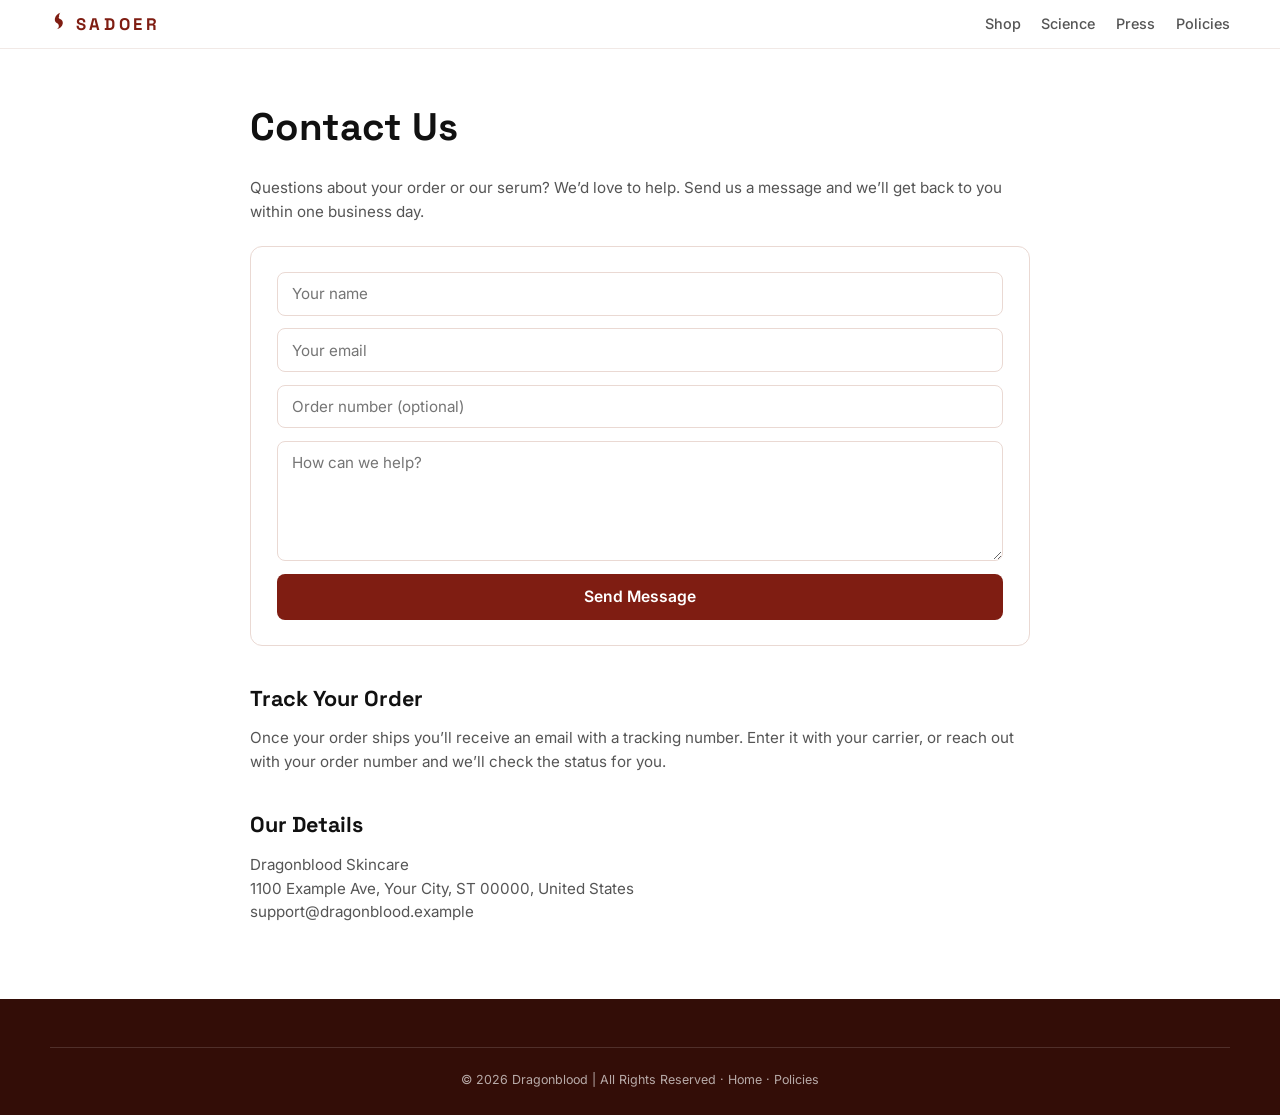
<file: contact.html>
<!DOCTYPE html>
<html lang="en">
<head>
  <meta charset="UTF-8">
  <meta name="viewport" content="width=device-width, initial-scale=1.0">
  <title>Contact &amp; Track Order | Dragonblood®</title>
  <link rel="preconnect" href="https://fonts.googleapis.com">
  <link rel="preconnect" href="https://fonts.gstatic.com" crossorigin>
  <link href="https://fonts.googleapis.com/css2?family=Space+Grotesk:wght@400;500;600;700&family=Inter:wght@400;500;600;700&display=swap" rel="stylesheet">
  <link rel="stylesheet" href="assets/theme.css">
  <link rel="icon" type="image/svg+xml" href="assets/favicon.svg">
  <link rel="icon" type="image/png" sizes="192x192" href="assets/favicon.png">
  <link rel="apple-touch-icon" href="assets/apple-touch-icon.png">
</head>
<body>

  <header class="site-header">
    <div class="container site-header__inner">
      <a class="logo" href="index.html"><svg viewBox="0 0 100 100" fill="currentColor" width="18" height="18"><path d="M 60 3 C 42 8, 29 22, 27 37 C 25.5 48, 30 57, 40 63 C 46 67, 49.5 72, 49 79 C 48.5 86, 44 92, 36 96.5 C 55 92, 69 79, 71 64 C 72.5 53, 67 45, 56.5 39.5 C 52 37.1, 48.9 34.9, 47.5 32.4 C 48.9 32.7, 48.7 31.9, 48.2 31.3 C 49.7 30.6, 49.7 29.5, 48.6 29.0 C 49.9 28.3, 49.9 27.6, 49.2 27.0 C 51.5 26.0, 52.0 24.9, 51.2 24.0 C 50.3 23.3, 50.0 23.0, 49.9 22.4 C 49.9 21.2, 50.3 20.5, 50.1 19.7 C 51.8 17.4, 52.4 14.8, 52.2 12.6 C 52.8 8.4, 56.0 4.8, 60 3 Z"/></svg> SADOER</a>
      <nav class="site-nav" aria-label="Main">
        <a href="index.html#offer">Shop</a>
        <a href="science.html">Science</a>
        <a href="press.html">Press</a>
        <a href="policies.html">Policies</a>
      </nav>
    </div>
  </header>

  <main class="page">
    <div class="container page__inner">
      <h1>Contact Us</h1>
      <p>Questions about your order or our serum? We&rsquo;d love to help. Send us a message and we&rsquo;ll get back to you within one business day.</p>

      <div class="contact-card">
        <form id="contactForm">
          <input type="text" placeholder="Your name" required aria-label="Your name">
          <input type="email" placeholder="Your email" required aria-label="Your email">
          <input type="text" placeholder="Order number (optional)" aria-label="Order number">
          <textarea placeholder="How can we help?" required aria-label="Message"></textarea>
          <button class="btn btn--primary" type="submit">Send Message</button>
        </form>
        <p class="newsletter__thanks is-hidden" id="contactThanks">Thanks - your message has been sent. We&rsquo;ll be in touch soon!</p>
      </div>

      <h2 id="track-order">Track Your Order</h2>
      <p>Once your order ships you&rsquo;ll receive an email with a tracking number. Enter it with your carrier, or reach out with your order number and we&rsquo;ll check the status for you.</p>

      <h2>Our Details</h2>
      <p>
        Dragonblood Skincare<br>
        1100 Example Ave, Your City, ST 00000, United States<br>
        support@dragonblood.example
      </p>
    </div>
  </main>

  <footer class="site-footer">
    <div class="container">
      <div class="footer-legal">
        <p class="copyright">© 2026 Dragonblood | All Rights Reserved · <a href="index.html">Home</a> · <a href="policies.html">Policies</a></p>
      </div>
    </div>
  </footer>

  <script>
    document.getElementById("contactForm").addEventListener("submit", function (e) {
      e.preventDefault();
      this.classList.add("is-hidden");
      document.getElementById("contactThanks").classList.remove("is-hidden");
    });
  </script>
</body>
</html>
</file>
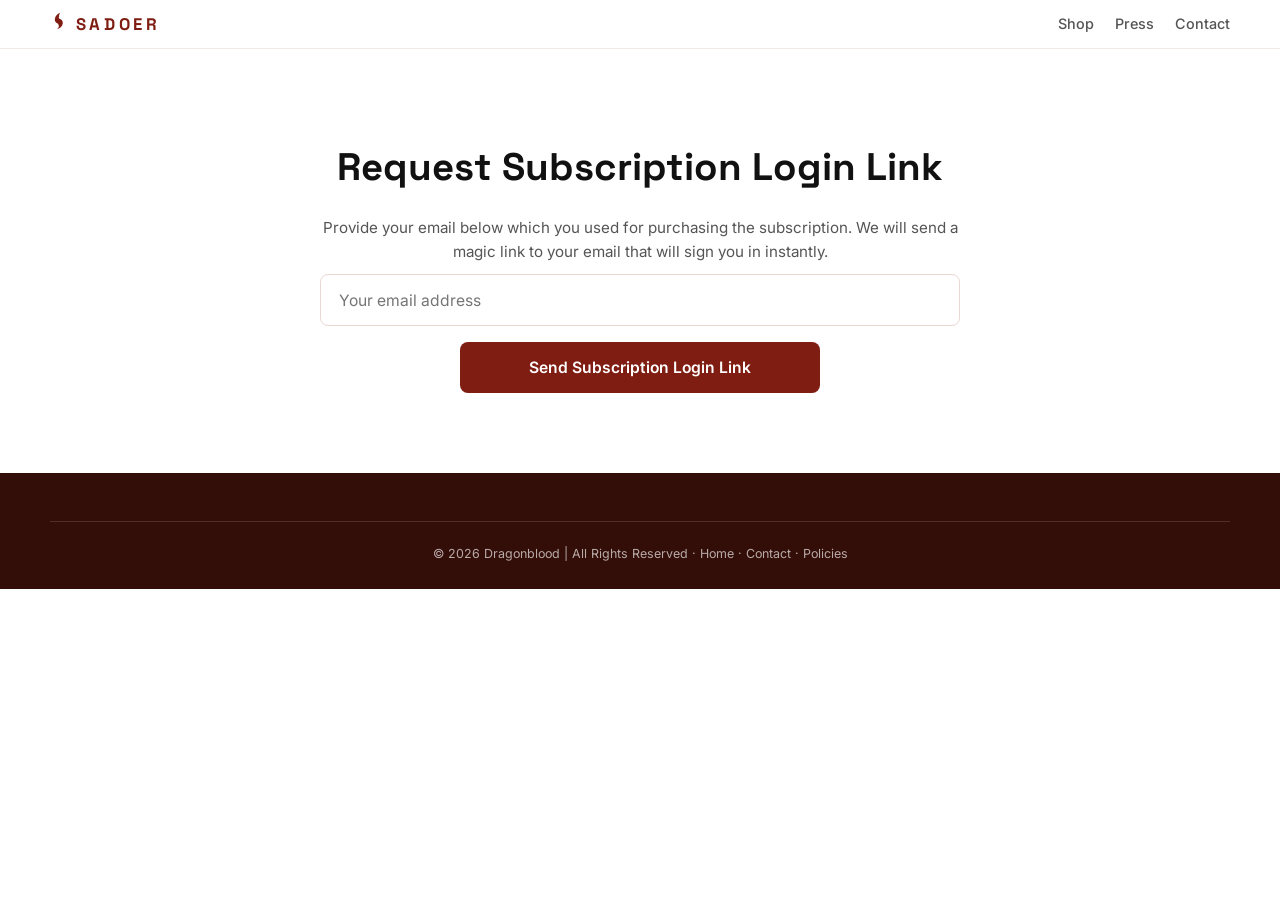
<file: manage-subscription.html>
<!DOCTYPE html>
<html lang="en">
<head>
  <meta charset="UTF-8">
  <meta name="viewport" content="width=device-width, initial-scale=1.0">
  <title>Manage Subscription | Dragonblood®</title>
  <link rel="preconnect" href="https://fonts.googleapis.com">
  <link rel="preconnect" href="https://fonts.gstatic.com" crossorigin>
  <link href="https://fonts.googleapis.com/css2?family=Space+Grotesk:wght@400;500;600;700&family=Inter:wght@400;500;600;700&display=swap" rel="stylesheet">
  <link rel="stylesheet" href="assets/theme.css">
  <link rel="icon" type="image/svg+xml" href="assets/favicon.svg">
  <link rel="icon" type="image/png" sizes="192x192" href="assets/favicon.png">
  <link rel="apple-touch-icon" href="assets/apple-touch-icon.png">
</head>
<body>

  <header class="site-header">
    <div class="container site-header__inner">
      <a class="logo" href="index.html"><svg viewBox="0 0 100 100" fill="currentColor" width="18" height="18"><path d="M 60 3 C 42 8, 29 22, 27 37 C 25.5 48, 30 57, 40 63 C 46 67, 49.5 72, 49 79 C 48.5 86, 44 92, 36 96.5 C 55 92, 69 79, 71 64 C 72.5 53, 67 45, 56.5 39.5 C 52 37.1, 48.9 34.9, 47.5 32.4 C 48.9 32.7, 48.7 31.9, 48.2 31.3 C 49.7 30.6, 49.7 29.5, 48.6 29.0 C 49.9 28.3, 49.9 27.6, 49.2 27.0 C 51.5 26.0, 52.0 24.9, 51.2 24.0 C 50.3 23.3, 50.0 23.0, 49.9 22.4 C 49.9 21.2, 50.3 20.5, 50.1 19.7 C 51.8 17.4, 52.4 14.8, 52.2 12.6 C 52.8 8.4, 56.0 4.8, 60 3 Z"/></svg> SADOER</a>
      <nav class="site-nav" aria-label="Main">
        <a href="index.html#offer">Shop</a>
        <a href="press.html">Press</a>
        <a href="contact.html">Contact</a>
      </nav>
    </div>
  </header>

  <main class="page">
    <div class="container">
      <div class="subscription-card">
        <h1>Request Subscription Login Link</h1>
        <p>Provide your email below which you used for purchasing the subscription. We will send a magic link to your email that will sign you in instantly.</p>
        <form class="subscription-form" id="subscriptionForm">
          <input type="email" placeholder="Your email address" required aria-label="Your email address">
          <button class="btn btn--primary" type="submit">Send Subscription Login Link</button>
        </form>
        <p class="newsletter__thanks is-hidden" id="subscriptionThanks">If a subscription exists for that email, a login link is on its way. Check your inbox!</p>
      </div>
    </div>
  </main>

  <footer class="site-footer">
    <div class="container">
      <div class="footer-legal">
        <p class="copyright">© 2026 Dragonblood | All Rights Reserved · <a href="index.html">Home</a> · <a href="contact.html">Contact</a> · <a href="policies.html">Policies</a></p>
      </div>
    </div>
  </footer>

  <script>
    document.getElementById("subscriptionForm").addEventListener("submit", function (e) {
      e.preventDefault();
      this.classList.add("is-hidden");
      document.getElementById("subscriptionThanks").classList.remove("is-hidden");
    });
  </script>
</body>
</html>
</file>
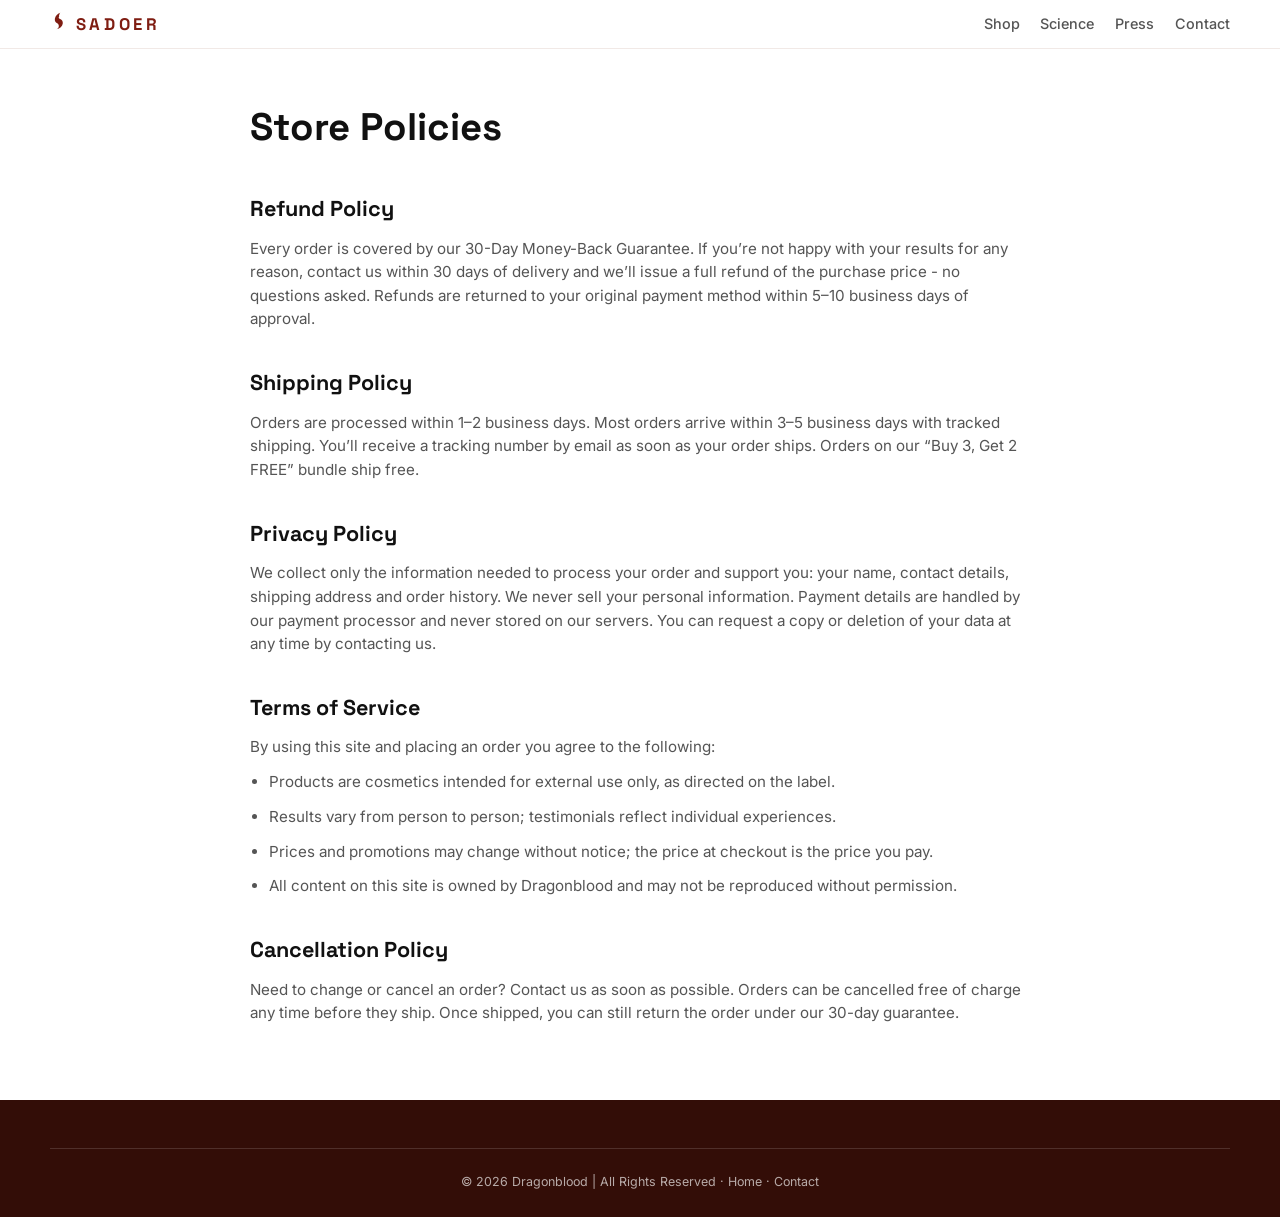
<file: policies.html>
<!DOCTYPE html>
<html lang="en">
<head>
  <meta charset="UTF-8">
  <meta name="viewport" content="width=device-width, initial-scale=1.0">
  <title>Store Policies | Dragonblood®</title>
  <link rel="preconnect" href="https://fonts.googleapis.com">
  <link rel="preconnect" href="https://fonts.gstatic.com" crossorigin>
  <link href="https://fonts.googleapis.com/css2?family=Space+Grotesk:wght@400;500;600;700&family=Inter:wght@400;500;600;700&display=swap" rel="stylesheet">
  <link rel="stylesheet" href="assets/theme.css">
  <link rel="icon" type="image/svg+xml" href="assets/favicon.svg">
  <link rel="icon" type="image/png" sizes="192x192" href="assets/favicon.png">
  <link rel="apple-touch-icon" href="assets/apple-touch-icon.png">
</head>
<body>

  <header class="site-header">
    <div class="container site-header__inner">
      <a class="logo" href="index.html"><svg viewBox="0 0 100 100" fill="currentColor" width="18" height="18"><path d="M 60 3 C 42 8, 29 22, 27 37 C 25.5 48, 30 57, 40 63 C 46 67, 49.5 72, 49 79 C 48.5 86, 44 92, 36 96.5 C 55 92, 69 79, 71 64 C 72.5 53, 67 45, 56.5 39.5 C 52 37.1, 48.9 34.9, 47.5 32.4 C 48.9 32.7, 48.7 31.9, 48.2 31.3 C 49.7 30.6, 49.7 29.5, 48.6 29.0 C 49.9 28.3, 49.9 27.6, 49.2 27.0 C 51.5 26.0, 52.0 24.9, 51.2 24.0 C 50.3 23.3, 50.0 23.0, 49.9 22.4 C 49.9 21.2, 50.3 20.5, 50.1 19.7 C 51.8 17.4, 52.4 14.8, 52.2 12.6 C 52.8 8.4, 56.0 4.8, 60 3 Z"/></svg> SADOER</a>
      <nav class="site-nav" aria-label="Main">
        <a href="index.html#offer">Shop</a>
        <a href="science.html">Science</a>
        <a href="press.html">Press</a>
        <a href="contact.html">Contact</a>
      </nav>
    </div>
  </header>

  <main class="page">
    <div class="container page__inner">
      <h1>Store Policies</h1>

      <h2 id="refunds">Refund Policy</h2>
      <p>Every order is covered by our 30-Day Money-Back Guarantee. If you&rsquo;re not happy with your results for any reason, contact us within 30 days of delivery and we&rsquo;ll issue a full refund of the purchase price - no questions asked. Refunds are returned to your original payment method within 5&ndash;10 business days of approval.</p>

      <h2 id="shipping">Shipping Policy</h2>
      <p>Orders are processed within 1&ndash;2 business days. Most orders arrive within 3&ndash;5 business days with tracked shipping. You&rsquo;ll receive a tracking number by email as soon as your order ships. Orders on our &ldquo;Buy 3, Get 2 FREE&rdquo; bundle ship free.</p>

      <h2 id="privacy">Privacy Policy</h2>
      <p>We collect only the information needed to process your order and support you: your name, contact details, shipping address and order history. We never sell your personal information. Payment details are handled by our payment processor and never stored on our servers. You can request a copy or deletion of your data at any time by contacting us.</p>

      <h2 id="terms">Terms of Service</h2>
      <p>By using this site and placing an order you agree to the following:</p>
      <ul>
        <li>Products are cosmetics intended for external use only, as directed on the label.</li>
        <li>Results vary from person to person; testimonials reflect individual experiences.</li>
        <li>Prices and promotions may change without notice; the price at checkout is the price you pay.</li>
        <li>All content on this site is owned by Dragonblood and may not be reproduced without permission.</li>
      </ul>

      <h2 id="cancellation">Cancellation Policy</h2>
      <p>Need to change or cancel an order? Contact us as soon as possible. Orders can be cancelled free of charge any time before they ship. Once shipped, you can still return the order under our 30-day guarantee.</p>
    </div>
  </main>

  <footer class="site-footer">
    <div class="container">
      <div class="footer-legal">
        <p class="copyright">© 2026 Dragonblood | All Rights Reserved · <a href="index.html">Home</a> · <a href="contact.html">Contact</a></p>
      </div>
    </div>
  </footer>
</body>
</html>
</file>
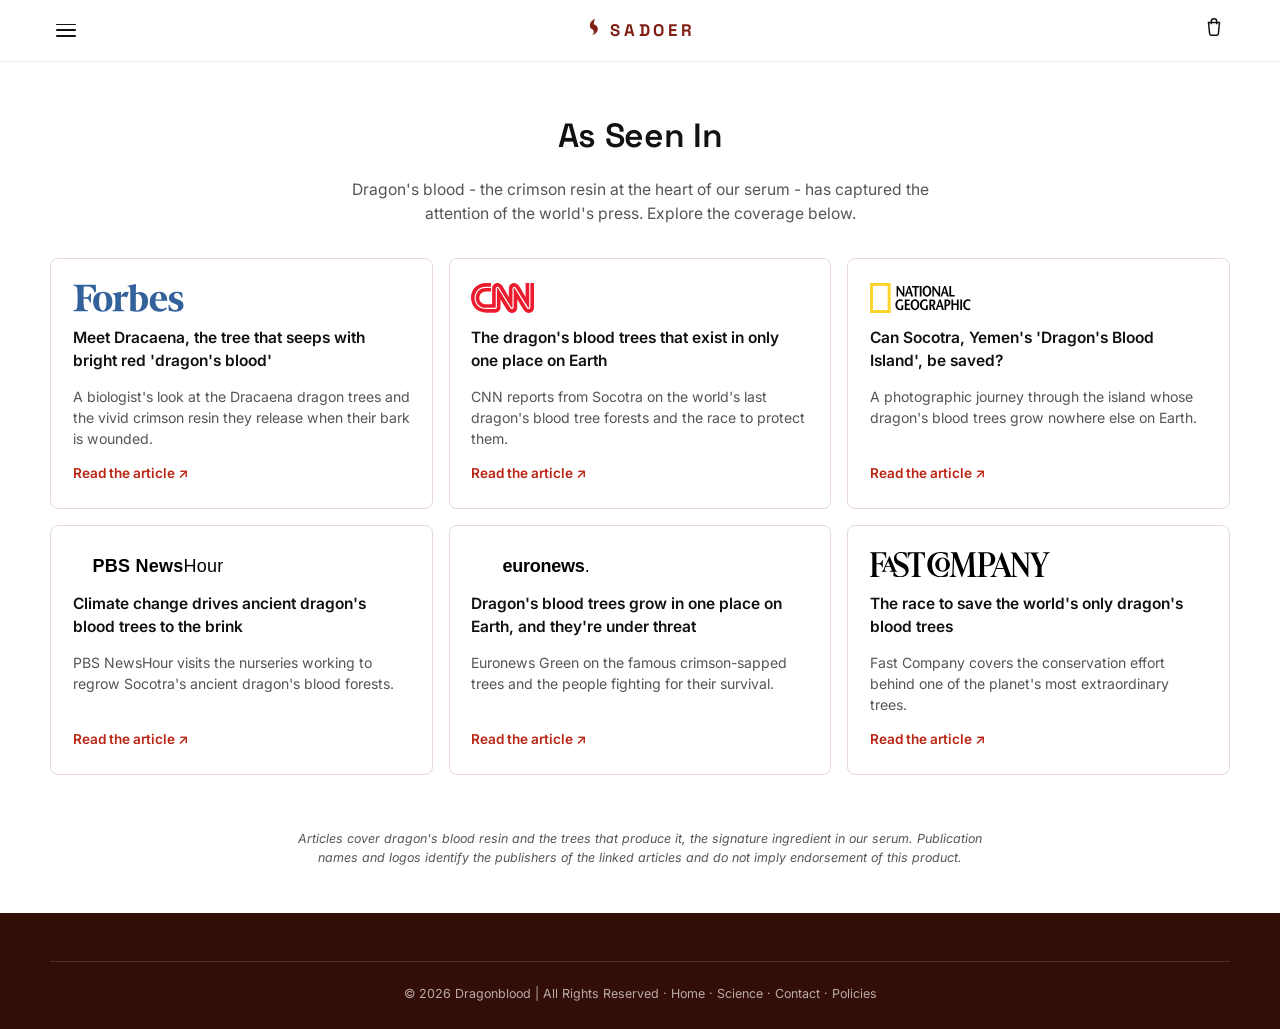
<file: press.html>
<!DOCTYPE html>
<html lang="en">
<head>
  <meta charset="UTF-8">
  <meta name="viewport" content="width=device-width, initial-scale=1.0">
  <title>As Seen In | Dragonblood®</title>
  <meta name="description" content="Dragon's blood - the crimson resin at the heart of Dragonblood® serum - in the world's press. Explore the coverage.">
  <link rel="preconnect" href="https://fonts.googleapis.com">
  <link rel="preconnect" href="https://fonts.gstatic.com" crossorigin>
  <link href="https://fonts.googleapis.com/css2?family=Space+Grotesk:wght@400;500;600;700&family=Inter:wght@400;500;600;700&display=swap" rel="stylesheet">
  <link rel="stylesheet" href="assets/theme.css">
  <link rel="icon" type="image/svg+xml" href="assets/favicon.svg">
  <link rel="icon" type="image/png" sizes="192x192" href="assets/favicon.png">
  <link rel="apple-touch-icon" href="assets/apple-touch-icon.png">
</head>
<body>

  <header class="site-header" id="siteHeader">
    <div class="container site-header__inner">
      <button class="nav-toggle" id="navToggle" aria-label="Open menu" aria-expanded="false">
        <span></span><span></span><span></span>
      </button>
      <a class="logo" href="index.html"><svg viewBox="0 0 100 100" fill="currentColor" width="18" height="18"><path d="M 60 3 C 42 8, 29 22, 27 37 C 25.5 48, 30 57, 40 63 C 46 67, 49.5 72, 49 79 C 48.5 86, 44 92, 36 96.5 C 55 92, 69 79, 71 64 C 72.5 53, 67 45, 56.5 39.5 C 52 37.1, 48.9 34.9, 47.5 32.4 C 48.9 32.7, 48.7 31.9, 48.2 31.3 C 49.7 30.6, 49.7 29.5, 48.6 29.0 C 49.9 28.3, 49.9 27.6, 49.2 27.0 C 51.5 26.0, 52.0 24.9, 51.2 24.0 C 50.3 23.3, 50.0 23.0, 49.9 22.4 C 49.9 21.2, 50.3 20.5, 50.1 19.7 C 51.8 17.4, 52.4 14.8, 52.2 12.6 C 52.8 8.4, 56.0 4.8, 60 3 Z"/></svg> SADOER</a>
      <a class="cart-btn" href="index.html#offer" aria-label="Shop">
        <svg viewBox="0 0 24 24" fill="none" stroke="currentColor" stroke-width="1.6" width="22" height="22"><path d="M6 7h12l-1.2 12.2a2 2 0 0 1-2 1.8H9.2a2 2 0 0 1-2-1.8L6 7Z"/><path d="M9 9V6a3 3 0 0 1 6 0v3"/></svg>
      </a>
    </div>
    <nav class="menu-drawer" id="menuDrawer" aria-label="Main">
      <a href="science.html">Science</a>
      <a href="press.html">Press</a>
      <a href="contact.html#track-order">Track Order</a>
      <a href="contact.html">Contact</a>
      <a href="manage-subscription.html">Manage Subscription</a>
      <a href="policies.html">Policies</a>
      <div class="menu-drawer__foot">United Kingdom | GBP £</div>
    </nav>
  </header>

  <!-- ============ PRESS ============ -->
  <section class="press-page">
    <div class="container">
      <h1 class="section-title">As Seen In</h1>
      <p class="sci-lead">Dragon's blood - the crimson resin at the heart of our serum - has captured the attention of the world's press. Explore the coverage below.</p>
      <div class="press-grid">
        <a class="press-card" href="https://www.forbes.com/sites/scotttravers/2026/01/21/meet-dracaena---the-tree-that-seeps-with-bright-red-dragons-blood/" target="_blank" rel="noopener">
          <span class="press-card__logo"><img src="assets/press-forbes.svg" alt="Forbes" loading="lazy"></span>
          <span class="press-card__title">Meet Dracaena, the tree that seeps with bright red 'dragon's blood'</span>
          <span class="press-card__text">A biologist's look at the Dracaena dragon trees and the vivid crimson resin they release when their bark is wounded.</span>
          <span class="press-card__cta">Read the article &#8599;</span>
        </a>
        <a class="press-card" href="https://www.cnn.com/2025/05/19/middleeast/socotra-trees-yemen-climate-change-intl-hnk" target="_blank" rel="noopener">
          <span class="press-card__logo"><img src="assets/press-cnn.svg" alt="CNN" loading="lazy"></span>
          <span class="press-card__title">The dragon's blood trees that exist in only one place on Earth</span>
          <span class="press-card__text">CNN reports from Socotra on the world's last dragon's blood tree forests and the race to protect them.</span>
          <span class="press-card__cta">Read the article &#8599;</span>
        </a>
        <a class="press-card" href="https://www.nationalgeographic.com/environment/article/socotra-yemen-biodiversity-photography" target="_blank" rel="noopener">
          <span class="press-card__logo"><img src="assets/press-natgeo.svg" alt="National Geographic" loading="lazy"></span>
          <span class="press-card__title">Can Socotra, Yemen's 'Dragon's Blood Island', be saved?</span>
          <span class="press-card__text">A photographic journey through the island whose dragon's blood trees grow nowhere else on Earth.</span>
          <span class="press-card__cta">Read the article &#8599;</span>
        </a>
        <a class="press-card" href="https://www.pbs.org/newshour/show/climate-change-drives-ancient-socotra-dragons-blood-tree-to-brink-of-extinction" target="_blank" rel="noopener">
          <span class="press-card__logo"><img src="assets/press-pbs.svg" alt="PBS NewsHour" loading="lazy"></span>
          <span class="press-card__title">Climate change drives ancient dragon's blood trees to the brink</span>
          <span class="press-card__text">PBS NewsHour visits the nurseries working to regrow Socotra's ancient dragon's blood forests.</span>
          <span class="press-card__cta">Read the article &#8599;</span>
        </a>
        <a class="press-card" href="https://www.euronews.com/2025/05/19/dragons-blood-trees-grow-in-one-place-on-earth-climate-change-and-goats-threaten-their-sur" target="_blank" rel="noopener">
          <span class="press-card__logo"><img src="assets/press-euronews.svg" alt="Euronews" loading="lazy"></span>
          <span class="press-card__title">Dragon's blood trees grow in one place on Earth, and they're under threat</span>
          <span class="press-card__text">Euronews Green on the famous crimson-sapped trees and the people fighting for their survival.</span>
          <span class="press-card__cta">Read the article &#8599;</span>
        </a>
        <a class="press-card" href="https://www.fastcompany.com/91337109/these-trees-exist-only-one-place-earth-now-climate-change-goats-threaten-their-survival" target="_blank" rel="noopener">
          <span class="press-card__logo"><img src="assets/press-fastco.svg" alt="Fast Company" loading="lazy"></span>
          <span class="press-card__title">The race to save the world's only dragon's blood trees</span>
          <span class="press-card__text">Fast Company covers the conservation effort behind one of the planet's most extraordinary trees.</span>
          <span class="press-card__cta">Read the article &#8599;</span>
        </a>
      </div>
    </div>
  </section>

  <!-- ============ SOURCES NOTE ============ -->
  <section class="sci-sources">
    <div class="container">
      <p>Articles cover dragon's blood resin and the trees that produce it, the signature ingredient in our serum. Publication names and logos identify the publishers of the linked articles and do not imply endorsement of this product.</p>
    </div>
  </section>

  <footer class="site-footer">
    <div class="container">
      <div class="footer-legal">
        <p class="copyright">© 2026 Dragonblood | All Rights Reserved · <a href="index.html">Home</a> · <a href="science.html">Science</a> · <a href="contact.html">Contact</a> · <a href="policies.html">Policies</a></p>
      </div>
    </div>
  </footer>

  <script src="assets/theme.js"></script>
</body>
</html>
</file>
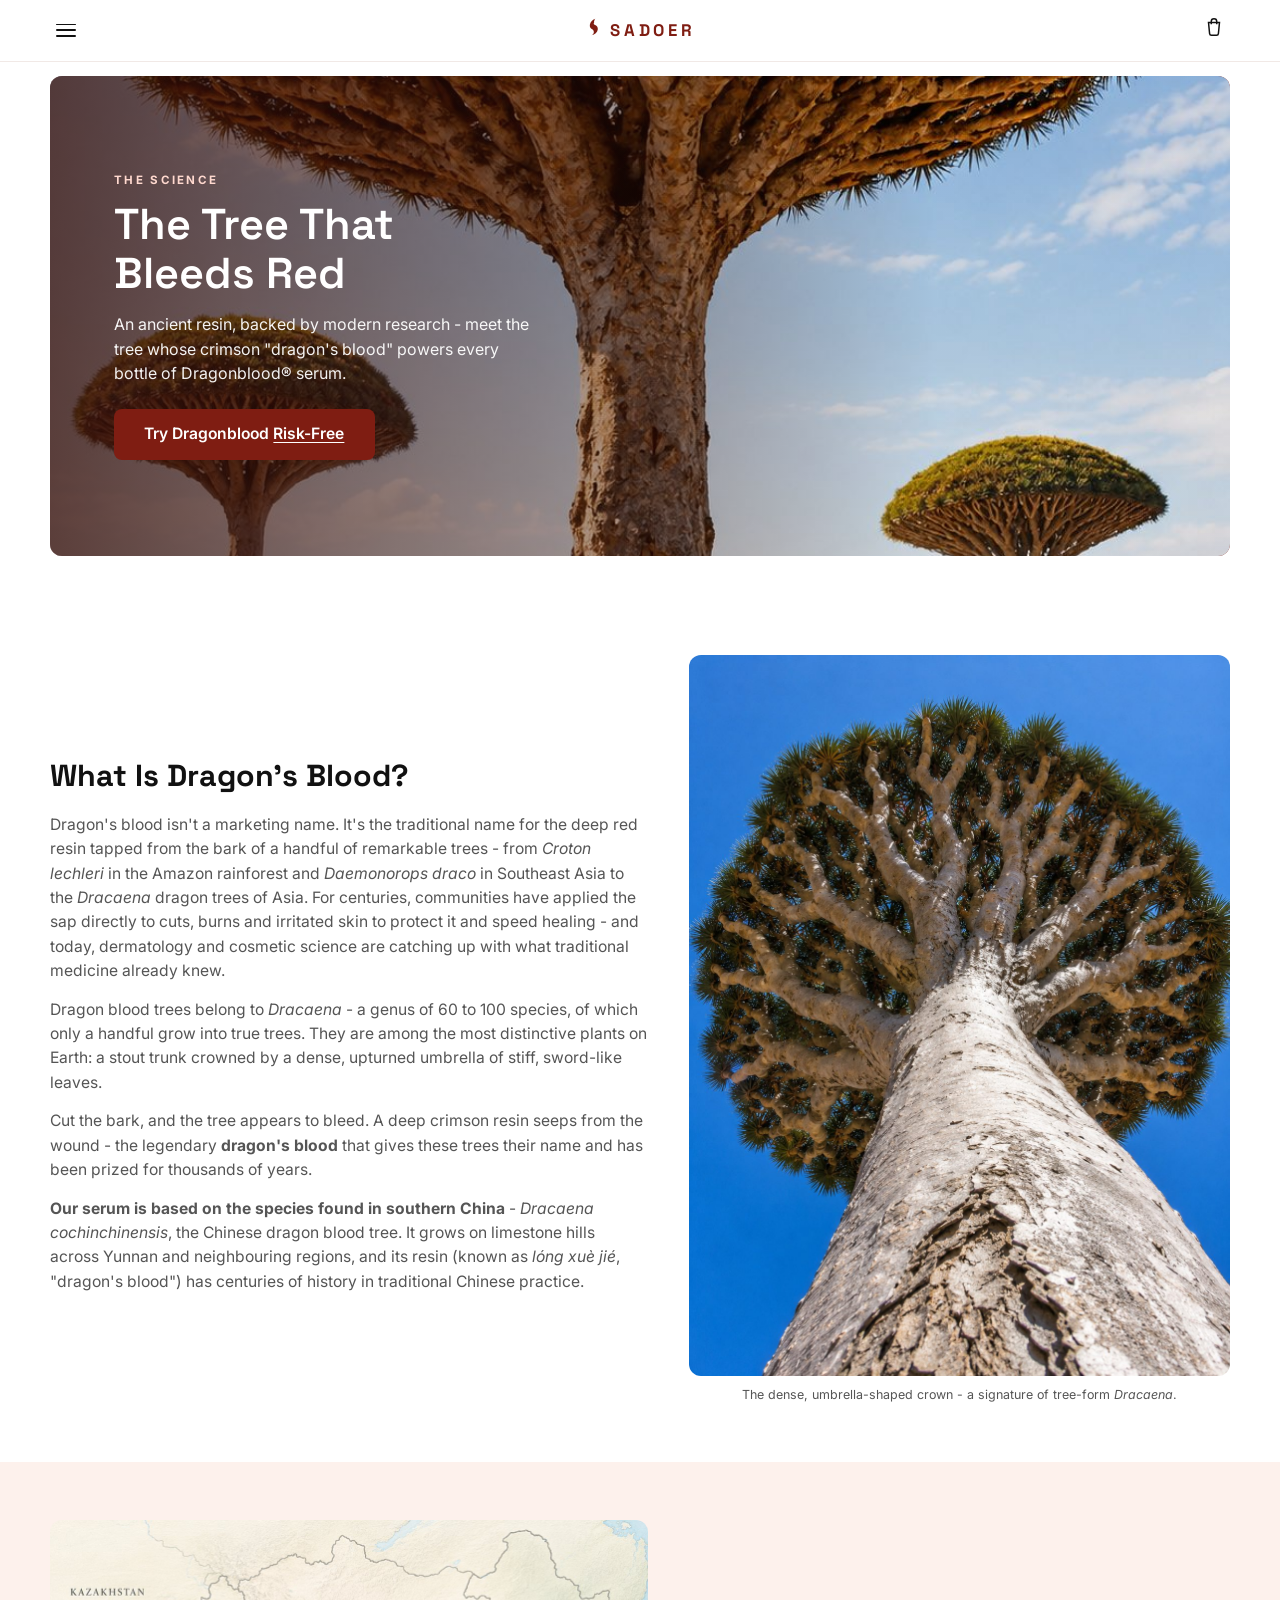
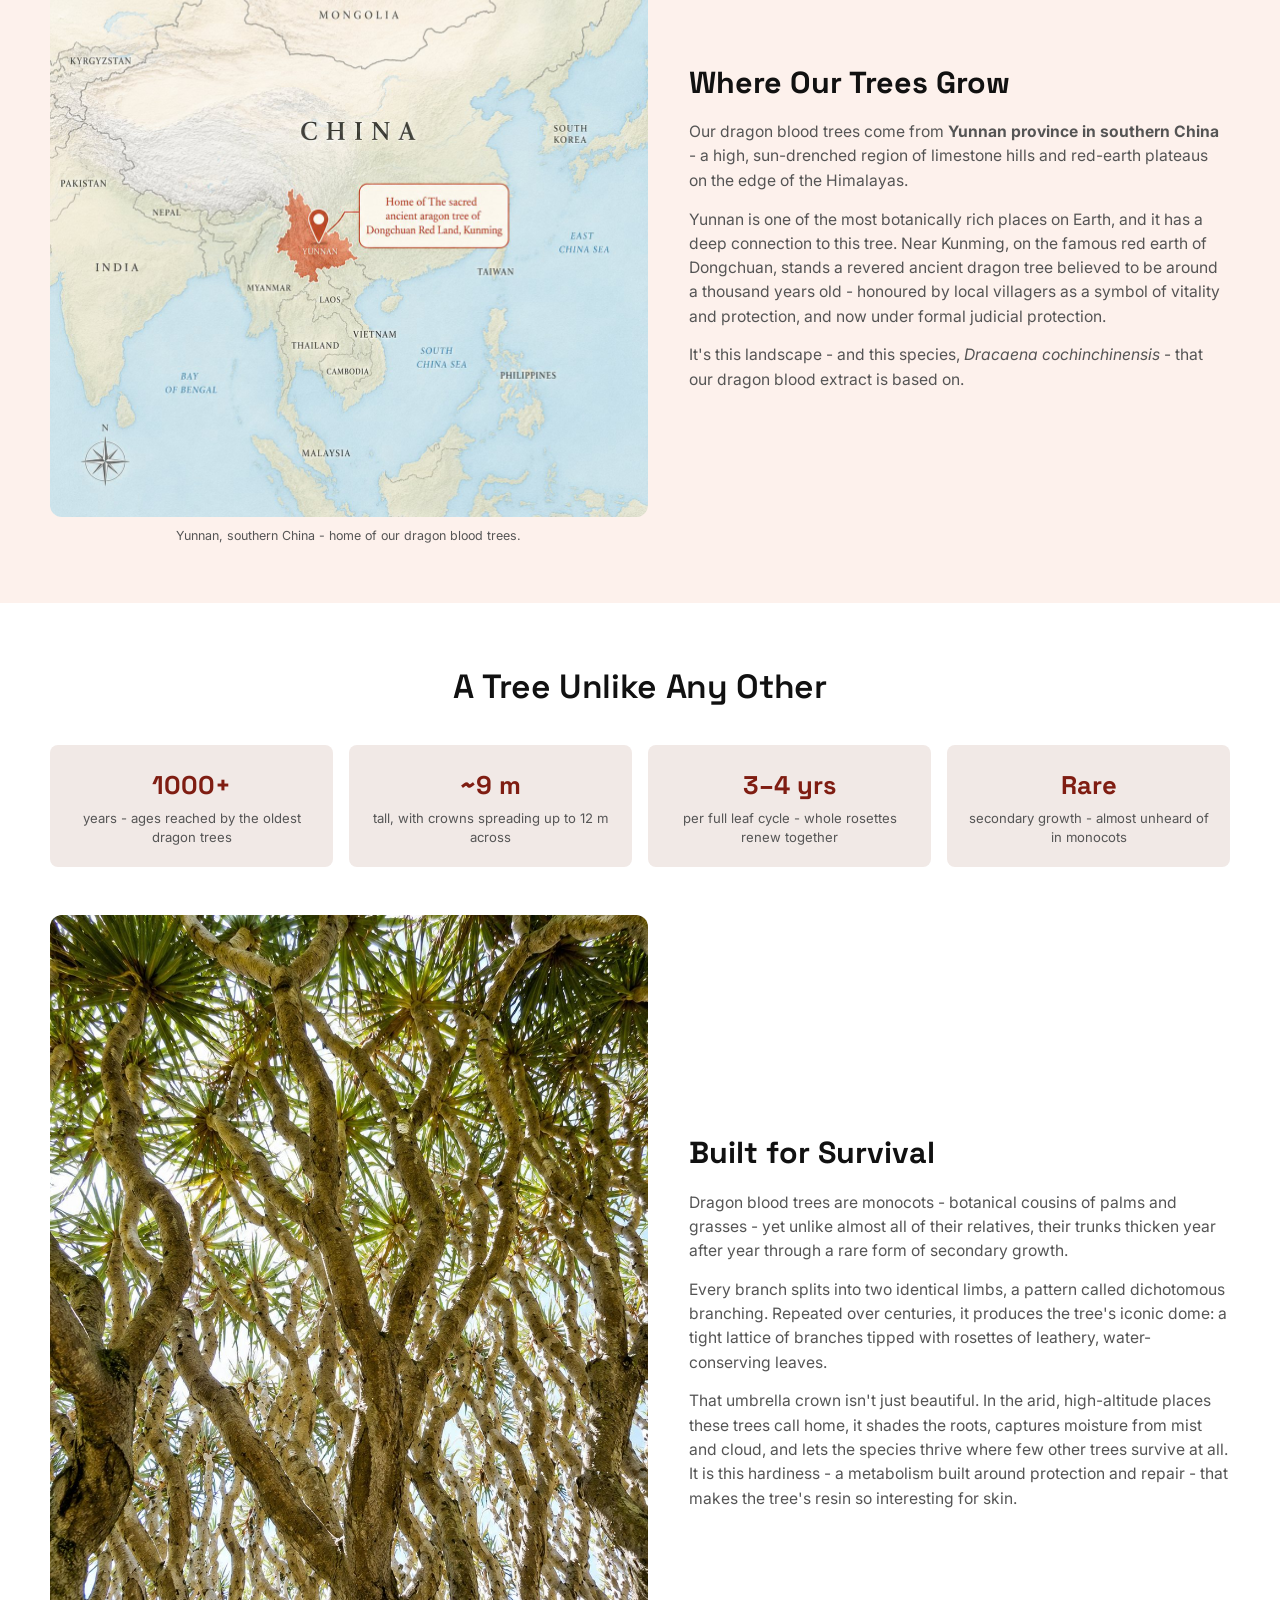
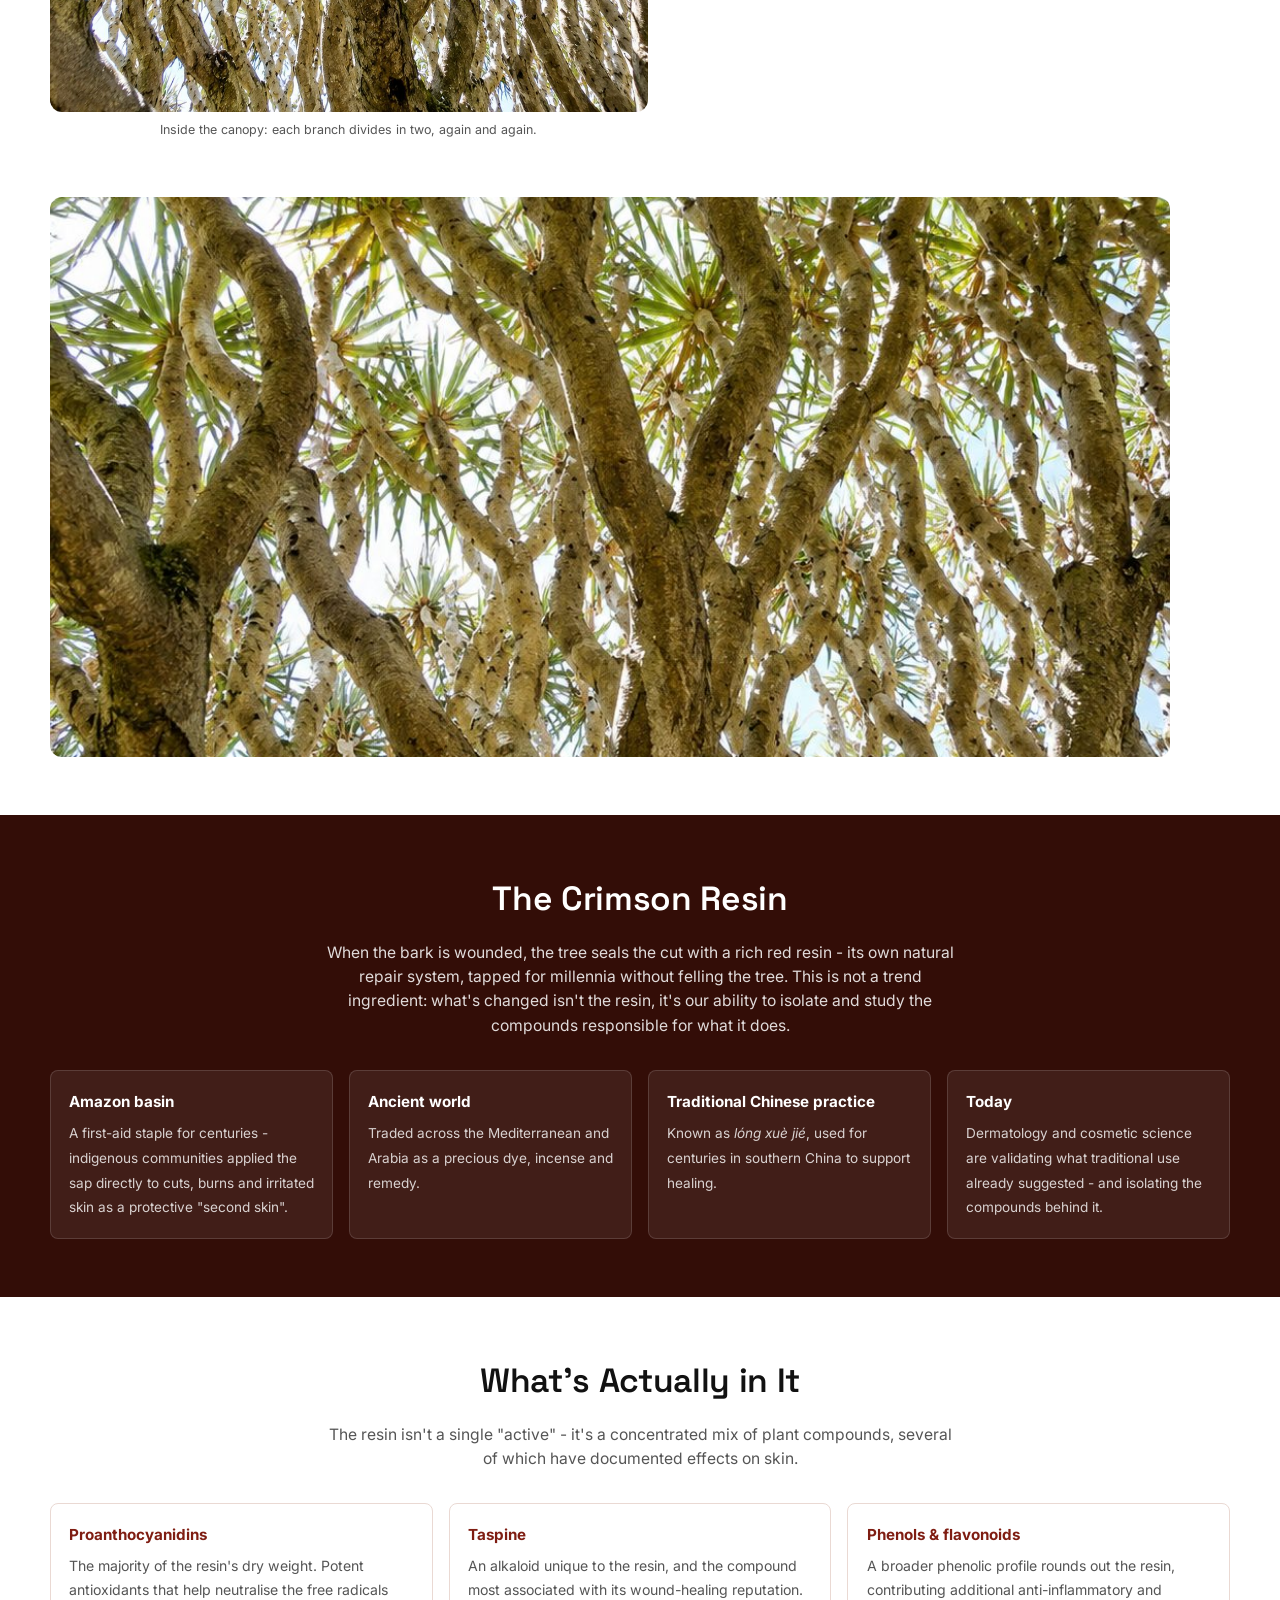
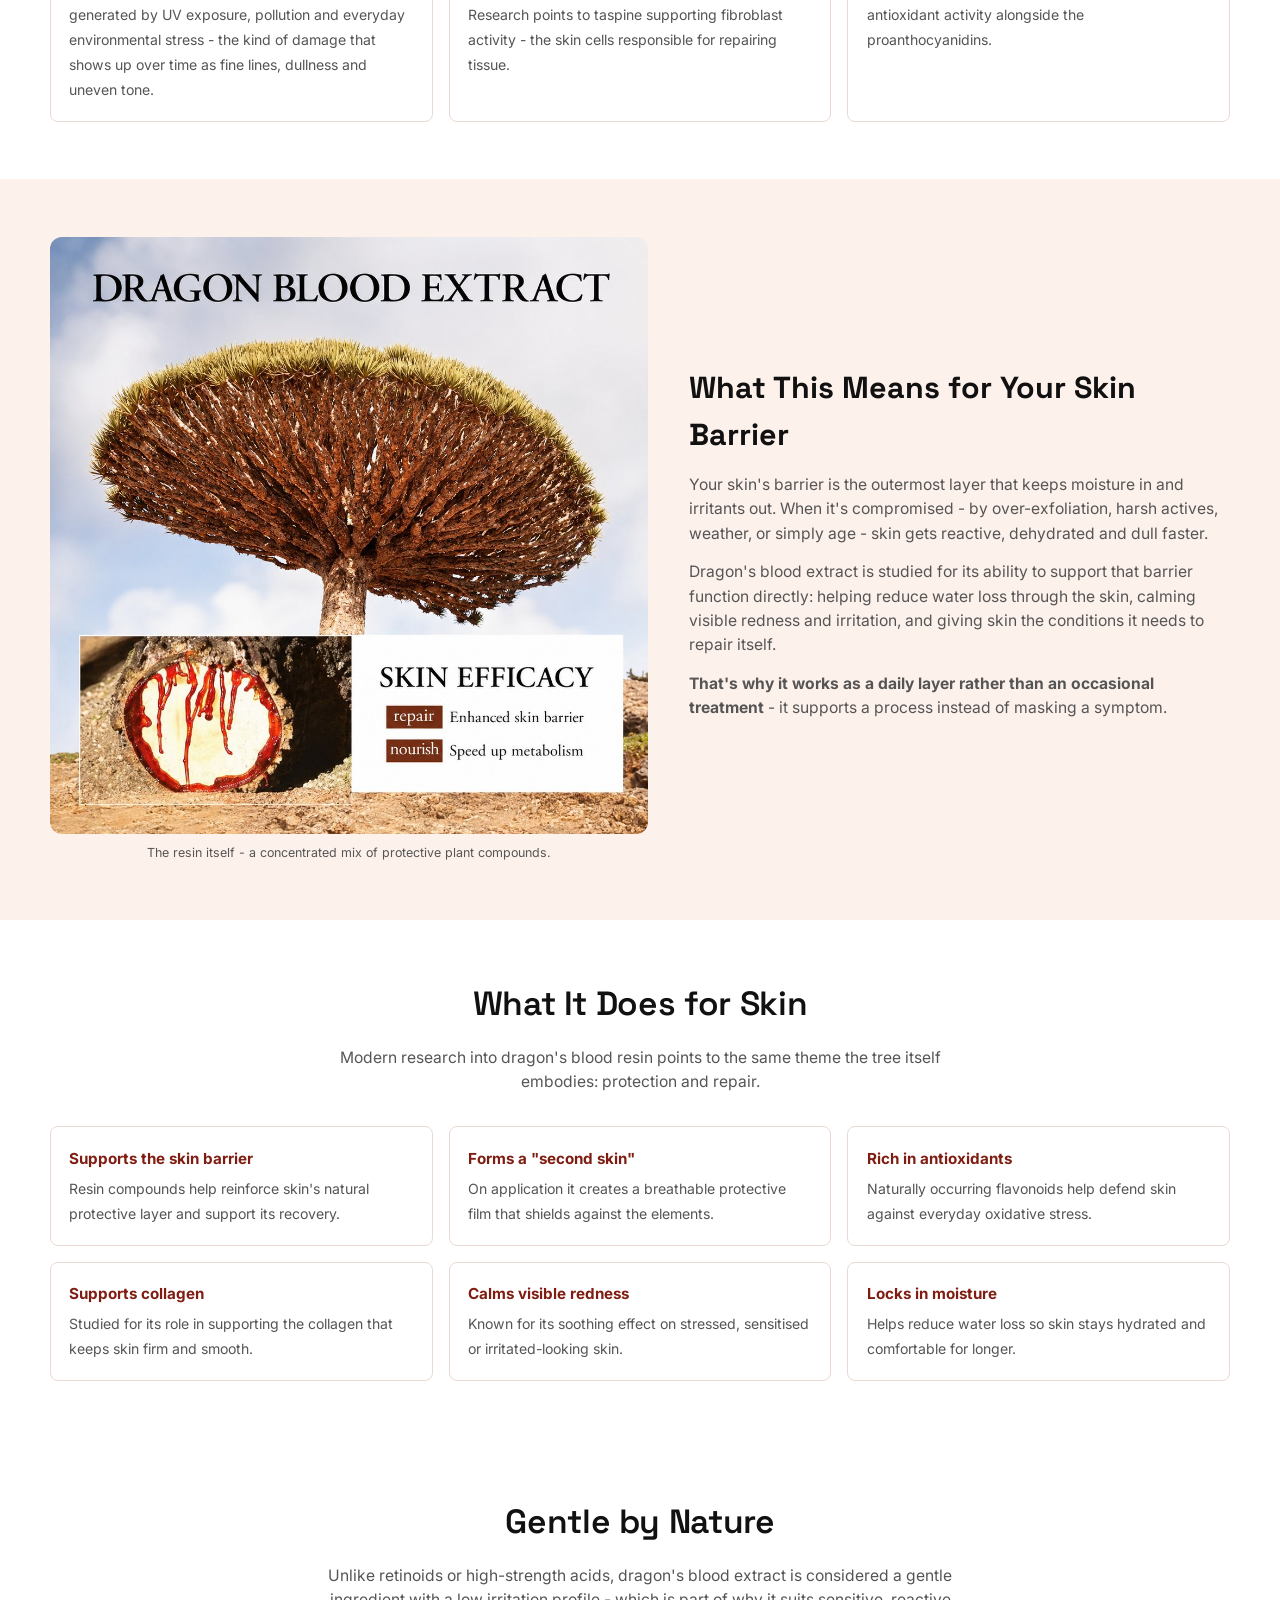
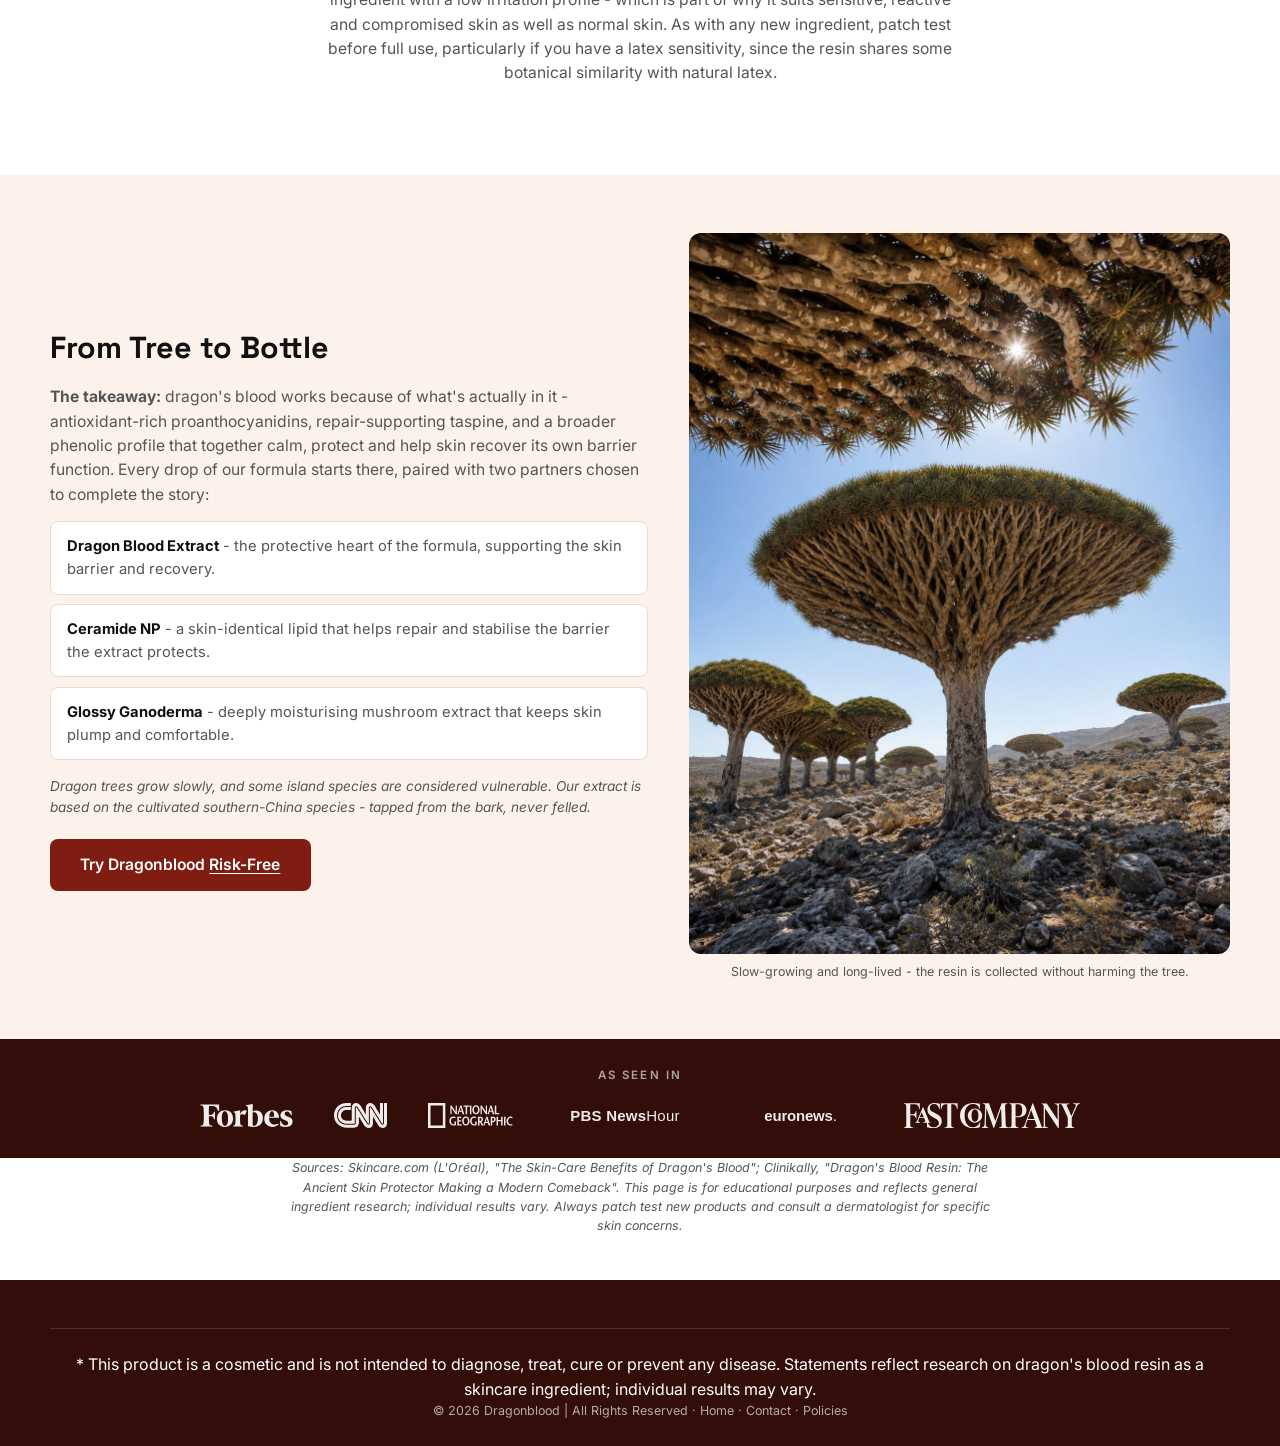
<file: science.html>
<!DOCTYPE html>
<html lang="en">
<head>
  <meta charset="UTF-8">
  <meta name="viewport" content="width=device-width, initial-scale=1.0">
  <title>The Science of Dragon's Blood | Dragonblood®</title>
  <meta name="description" content="The science of dragon's blood: the compounds inside the crimson resin - proanthocyanidins, taspine and flavonoids - and what research says they do for skin.">
  <link rel="preconnect" href="https://fonts.googleapis.com">
  <link rel="preconnect" href="https://fonts.gstatic.com" crossorigin>
  <link href="https://fonts.googleapis.com/css2?family=Space+Grotesk:wght@400;500;600;700&family=Inter:wght@400;500;600;700&display=swap" rel="stylesheet">
  <link rel="stylesheet" href="assets/theme.css">
  <link rel="icon" type="image/svg+xml" href="assets/favicon.svg">
  <link rel="icon" type="image/png" sizes="192x192" href="assets/favicon.png">
  <link rel="apple-touch-icon" href="assets/apple-touch-icon.png">
</head>
<body>

  <header class="site-header" id="siteHeader">
    <div class="container site-header__inner">
      <button class="nav-toggle" id="navToggle" aria-label="Open menu" aria-expanded="false">
        <span></span><span></span><span></span>
      </button>
      <a class="logo" href="index.html"><svg viewBox="0 0 100 100" fill="currentColor" width="18" height="18"><path d="M 60 3 C 42 8, 29 22, 27 37 C 25.5 48, 30 57, 40 63 C 46 67, 49.5 72, 49 79 C 48.5 86, 44 92, 36 96.5 C 55 92, 69 79, 71 64 C 72.5 53, 67 45, 56.5 39.5 C 52 37.1, 48.9 34.9, 47.5 32.4 C 48.9 32.7, 48.7 31.9, 48.2 31.3 C 49.7 30.6, 49.7 29.5, 48.6 29.0 C 49.9 28.3, 49.9 27.6, 49.2 27.0 C 51.5 26.0, 52.0 24.9, 51.2 24.0 C 50.3 23.3, 50.0 23.0, 49.9 22.4 C 49.9 21.2, 50.3 20.5, 50.1 19.7 C 51.8 17.4, 52.4 14.8, 52.2 12.6 C 52.8 8.4, 56.0 4.8, 60 3 Z"/></svg> SADOER</a>
      <a class="cart-btn" href="index.html#offer" aria-label="Shop">
        <svg viewBox="0 0 24 24" fill="none" stroke="currentColor" stroke-width="1.6" width="22" height="22"><path d="M6 7h12l-1.2 12.2a2 2 0 0 1-2 1.8H9.2a2 2 0 0 1-2-1.8L6 7Z"/><path d="M9 9V6a3 3 0 0 1 6 0v3"/></svg>
      </a>
    </div>
    <nav class="menu-drawer" id="menuDrawer" aria-label="Main">
      <a href="science.html">Science</a>
      <a href="press.html">Press</a>
      <a href="contact.html#track-order">Track Order</a>
      <a href="contact.html">Contact</a>
      <a href="manage-subscription.html">Manage Subscription</a>
      <a href="policies.html">Policies</a>
      <div class="menu-drawer__foot">United Kingdom | GBP £</div>
    </nav>
  </header>

  <!-- ============ SCIENCE HERO ============ -->
  <section class="hero">
    <div class="container">
      <div class="hero__banner hero__banner--science">
        <img class="hero__photo hero__photo--plain" src="assets/tree-3.jpg" alt="Dragon blood trees with umbrella-shaped crowns on a rocky plateau">
        <div class="hero__scrim" aria-hidden="true"></div>
        <div class="hero__content">
          <p class="sci-eyebrow">The Science</p>
          <h1>The Tree That<br>Bleeds Red</h1>
          <p class="hero__sub">An ancient resin, backed by modern research - meet the tree whose crimson "dragon's blood" powers every bottle of Dragonblood® serum.</p>
          <a href="index.html#offer" class="btn btn--primary">Try Dragonblood <u>Risk-Free</u></a>
        </div>
      </div>
    </div>
  </section>

  <!-- ============ WHAT IS IT ============ -->
  <section class="sci-split">
    <div class="container sci-split__grid">
      <div class="sci-split__copy">
        <h2>What Is Dragon's Blood?</h2>
        <p>Dragon's blood isn't a marketing name. It's the traditional name for the deep red resin tapped from the bark of a handful of remarkable trees - from <i>Croton lechleri</i> in the Amazon rainforest and <i>Daemonorops draco</i> in Southeast Asia to the <i>Dracaena</i> dragon trees of Asia. For centuries, communities have applied the sap directly to cuts, burns and irritated skin to protect it and speed healing - and today, dermatology and cosmetic science are catching up with what traditional medicine already knew.</p>
        <p>Dragon blood trees belong to <i>Dracaena</i> - a genus of 60 to 100 species, of which only a handful grow into true trees. They are among the most distinctive plants on Earth: a stout trunk crowned by a dense, upturned umbrella of stiff, sword-like leaves.</p>
        <p>Cut the bark, and the tree appears to bleed. A deep crimson resin seeps from the wound - the legendary <b>dragon's blood</b> that gives these trees their name and has been prized for thousands of years.</p>
        <p><b>Our serum is based on the species found in southern China</b> - <i>Dracaena cochinchinensis</i>, the Chinese dragon blood tree. It grows on limestone hills across Yunnan and neighbouring regions, and its resin (known as <i>lóng xuè jié</i>, "dragon's blood") has centuries of history in traditional Chinese practice.</p>
      </div>
      <figure class="sci-figure">
        <img src="assets/tree-2.jpg" alt="Looking up the pale trunk of a dragon blood tree into its dense green crown" width="1086" height="1448">
        <figcaption>The dense, umbrella-shaped crown - a signature of tree-form <i>Dracaena</i>.</figcaption>
      </figure>
    </div>
  </section>

  <!-- ============ WHERE IT GROWS ============ -->
  <section class="sci-split sci-split--tinted">
    <div class="container sci-split__grid">
      <figure class="sci-figure sci-figure--square">
        <img src="assets/tree-map.jpg" alt="Map of China highlighting Yunnan province, home of the dragon blood tree" width="1200" height="1200">
        <figcaption>Yunnan, southern China - home of our dragon blood trees.</figcaption>
      </figure>
      <div class="sci-split__copy">
        <h2>Where Our Trees Grow</h2>
        <p>Our dragon blood trees come from <b>Yunnan province in southern China</b> - a high, sun-drenched region of limestone hills and red-earth plateaus on the edge of the Himalayas.</p>
        <p>Yunnan is one of the most botanically rich places on Earth, and it has a deep connection to this tree. Near Kunming, on the famous red earth of Dongchuan, stands a revered ancient dragon tree believed to be around a thousand years old - honoured by local villagers as a symbol of vitality and protection, and now under formal judicial protection.</p>
        <p>It's this landscape - and this species, <i>Dracaena cochinchinensis</i> - that our dragon blood extract is based on.</p>
      </div>
    </div>
  </section>

  <!-- ============ STAT TILES ============ -->
  <section class="sci-stats">
    <div class="container">
      <h2 class="section-title">A Tree Unlike Any Other</h2>
      <div class="sci-stats__grid">
        <div class="sci-stat"><b>1000+</b><span>years - ages reached by the oldest dragon trees</span></div>
        <div class="sci-stat"><b>~9 m</b><span>tall, with crowns spreading up to 12 m across</span></div>
        <div class="sci-stat"><b>3&ndash;4 yrs</b><span>per full leaf cycle - whole rosettes renew together</span></div>
        <div class="sci-stat"><b>Rare</b><span>secondary growth - almost unheard of in monocots</span></div>
      </div>
      <div class="sci-split__grid sci-split__grid--rev">
        <figure class="sci-figure">
          <img src="assets/tree-1.jpg" alt="The lattice of branches inside a dragon blood tree canopy, seen from below" width="1086" height="1448">
          <figcaption>Inside the canopy: each branch divides in two, again and again.</figcaption>
        </figure>
        <div class="sci-split__copy">
          <h2>Built for Survival</h2>
          <p>Dragon blood trees are monocots - botanical cousins of palms and grasses - yet unlike almost all of their relatives, their trunks thicken year after year through a rare form of secondary growth.</p>
          <p>Every branch splits into two identical limbs, a pattern called dichotomous branching. Repeated over centuries, it produces the tree's iconic dome: a tight lattice of branches tipped with rosettes of leathery, water-conserving leaves.</p>
          <p>That umbrella crown isn't just beautiful. In the arid, high-altitude places these trees call home, it shades the roots, captures moisture from mist and cloud, and lets the species thrive where few other trees survive at all. It is this hardiness - a metabolism built around protection and repair - that makes the tree's resin so interesting for skin.</p>
        </div>
      </div>
    </div>
  </section>

  <!-- ============ TREE GALLERY ============ -->
  <section class="sci-gallery">
    <div class="container">
      <div class="rotator js-rotator" role="img" aria-label="Dragon blood trees">
        <img src="assets/tree-1.jpg" alt="" class="is-active" loading="lazy">
        <img src="assets/tree-2.jpg" alt="" loading="lazy">
        <img src="assets/tree-3.jpg" alt="" loading="lazy">
        <img src="assets/tree-4.jpg" alt="" loading="lazy">
      </div>
    </div>
  </section>

  <!-- ============ THE RESIN / TIMELINE ============ -->
  <section class="sci-resin">
    <div class="container">
      <h2 class="section-title">The Crimson Resin</h2>
      <p class="sci-lead">When the bark is wounded, the tree seals the cut with a rich red resin - its own natural repair system, tapped for millennia without felling the tree. This is not a trend ingredient: what's changed isn't the resin, it's our ability to isolate and study the compounds responsible for what it does.</p>
      <div class="sci-timeline">
        <div class="sci-era"><b>Amazon basin</b><span>A first-aid staple for centuries - indigenous communities applied the sap directly to cuts, burns and irritated skin as a protective "second skin".</span></div>
        <div class="sci-era"><b>Ancient world</b><span>Traded across the Mediterranean and Arabia as a precious dye, incense and remedy.</span></div>
        <div class="sci-era"><b>Traditional Chinese practice</b><span>Known as <i>lóng xuè jié</i>, used for centuries in southern China to support healing.</span></div>
        <div class="sci-era"><b>Today</b><span>Dermatology and cosmetic science are validating what traditional use already suggested - and isolating the compounds behind it.</span></div>
      </div>
    </div>
  </section>

  <!-- ============ WHAT'S IN IT ============ -->
  <section class="sci-benefits">
    <div class="container">
      <h2 class="section-title">What's Actually in It</h2>
      <p class="sci-lead">The resin isn't a single "active" - it's a concentrated mix of plant compounds, several of which have documented effects on skin.</p>
      <div class="benefit-cards">
        <div class="benefit-tile"><b>Proanthocyanidins</b><span>The majority of the resin's dry weight. Potent antioxidants that help neutralise the free radicals generated by UV exposure, pollution and everyday environmental stress - the kind of damage that shows up over time as fine lines, dullness and uneven tone.</span></div>
        <div class="benefit-tile"><b>Taspine</b><span>An alkaloid unique to the resin, and the compound most associated with its wound-healing reputation. Research points to taspine supporting fibroblast activity - the skin cells responsible for repairing tissue.</span></div>
        <div class="benefit-tile"><b>Phenols &amp; flavonoids</b><span>A broader phenolic profile rounds out the resin, contributing additional anti-inflammatory and antioxidant activity alongside the proanthocyanidins.</span></div>
      </div>
    </div>
  </section>

  <!-- ============ SKIN BARRIER ============ -->
  <section class="sci-split sci-split--tinted">
    <div class="container sci-split__grid">
      <figure class="sci-figure sci-figure--square">
        <img src="assets/serum-extract.jpg" alt="Deep red dragon's blood resin beside the serum bottle" width="1100" height="1100">
        <figcaption>The resin itself - a concentrated mix of protective plant compounds.</figcaption>
      </figure>
      <div class="sci-split__copy">
        <h2>What This Means for Your Skin Barrier</h2>
        <p>Your skin's barrier is the outermost layer that keeps moisture in and irritants out. When it's compromised - by over-exfoliation, harsh actives, weather, or simply age - skin gets reactive, dehydrated and dull faster.</p>
        <p>Dragon's blood extract is studied for its ability to support that barrier function directly: helping reduce water loss through the skin, calming visible redness and irritation, and giving skin the conditions it needs to repair itself.</p>
        <p><b>That's why it works as a daily layer rather than an occasional treatment</b> - it supports a process instead of masking a symptom.</p>
      </div>
    </div>
  </section>

  <!-- ============ SKIN SCIENCE ============ -->
  <section class="sci-benefits">
    <div class="container">
      <h2 class="section-title">What It Does for Skin</h2>
      <p class="sci-lead">Modern research into dragon's blood resin points to the same theme the tree itself embodies: protection and repair.</p>
      <div class="benefit-cards">
        <div class="benefit-tile"><b>Supports the skin barrier</b><span>Resin compounds help reinforce skin's natural protective layer and support its recovery.</span></div>
        <div class="benefit-tile"><b>Forms a "second skin"</b><span>On application it creates a breathable protective film that shields against the elements.</span></div>
        <div class="benefit-tile"><b>Rich in antioxidants</b><span>Naturally occurring flavonoids help defend skin against everyday oxidative stress.</span></div>
        <div class="benefit-tile"><b>Supports collagen</b><span>Studied for its role in supporting the collagen that keeps skin firm and smooth.</span></div>
        <div class="benefit-tile"><b>Calms visible redness</b><span>Known for its soothing effect on stressed, sensitised or irritated-looking skin.</span></div>
        <div class="benefit-tile"><b>Locks in moisture</b><span>Helps reduce water loss so skin stays hydrated and comfortable for longer.</span></div>
      </div>
    </div>
  </section>

  <!-- ============ GENTLE BY NATURE ============ -->
  <section class="sci-benefits">
    <div class="container">
      <h2 class="section-title">Gentle by Nature</h2>
      <p class="sci-lead">Unlike retinoids or high-strength acids, dragon's blood extract is considered a gentle ingredient with a low irritation profile - which is part of why it suits sensitive, reactive and compromised skin as well as normal skin. As with any new ingredient, patch test before full use, particularly if you have a latex sensitivity, since the resin shares some botanical similarity with natural latex.</p>
    </div>
  </section>

  <!-- ============ FROM TREE TO BOTTLE ============ -->
  <section class="sci-split sci-split--tinted">
    <div class="container sci-split__grid">
      <div class="sci-split__copy">
        <h2>From Tree to Bottle</h2>
        <p><b>The takeaway:</b> dragon's blood works because of what's actually in it - antioxidant-rich proanthocyanidins, repair-supporting taspine, and a broader phenolic profile that together calm, protect and help skin recover its own barrier function. Every drop of our formula starts there, paired with two partners chosen to complete the story:</p>
        <ul class="sci-list">
          <li><b>Dragon Blood Extract</b> - the protective heart of the formula, supporting the skin barrier and recovery.</li>
          <li><b>Ceramide NP</b> - a skin-identical lipid that helps repair and stabilise the barrier the extract protects.</li>
          <li><b>Glossy Ganoderma</b> - deeply moisturising mushroom extract that keeps skin plump and comfortable.</li>
        </ul>
        <p class="sci-note">Dragon trees grow slowly, and some island species are considered vulnerable. Our extract is based on the cultivated southern-China species - tapped from the bark, never felled.</p>
        <a href="index.html#offer" class="btn btn--primary">Try Dragonblood <u>Risk-Free</u></a>
      </div>
      <figure class="sci-figure">
        <img src="assets/tree-4.jpg" alt="Dragon blood trees on a sunlit rocky hillside beneath a spiny canopy" width="1086" height="1448">
        <figcaption>Slow-growing and long-lived - the resin is collected without harming the tree.</figcaption>
      </figure>
    </div>
  </section>

  <!-- ============ AS SEEN IN ============ -->
  <section class="press-strip">
    <a class="press-strip__link" href="press.html" aria-label="As seen in - see the coverage">
      <div class="container">
        <span class="press-strip__label">As seen in</span>
        <div class="press-strip__logos">
          <img src="assets/press-forbes.svg" alt="Forbes" loading="lazy">
          <img src="assets/press-cnn.svg" alt="CNN" loading="lazy">
          <img src="assets/press-natgeo.svg" alt="National Geographic" loading="lazy">
          <img src="assets/press-pbs.svg" alt="PBS NewsHour" loading="lazy">
          <img src="assets/press-euronews.svg" alt="Euronews" loading="lazy">
          <img src="assets/press-fastco.svg" alt="Fast Company" loading="lazy">
        </div>
      </div>
    </a>
  </section>

  <!-- ============ SOURCES ============ -->
  <section class="sci-sources">
    <div class="container">
      <p>Sources: Skincare.com (L'Or&eacute;al), "The Skin-Care Benefits of Dragon's Blood"; Clinikally, "Dragon's Blood Resin: The Ancient Skin Protector Making a Modern Comeback". This page is for educational purposes and reflects general ingredient research; individual results vary. Always patch test new products and consult a dermatologist for specific skin concerns.</p>
    </div>
  </section>

  <footer class="site-footer">
    <div class="container">
      <div class="footer-legal">
        <p>* This product is a cosmetic and is not intended to diagnose, treat, cure or prevent any disease. Statements reflect research on dragon's blood resin as a skincare ingredient; individual results may vary.</p>
        <p class="copyright">© 2026 Dragonblood | All Rights Reserved · <a href="index.html">Home</a> · <a href="contact.html">Contact</a> · <a href="policies.html">Policies</a></p>
      </div>
    </div>
  </footer>

  <script src="assets/theme.js"></script>
</body>
</html>
</file>
<file: assets/theme.css>
/* ==========================================================================
   Dragonblood® storefront - layout matched to a one-product DTC funnel,
   brand greens remapped to blood reds.
   ========================================================================== */

:root {
  /* red palette (mapped from the reference's green tokens at equal depth) */
  --red-950: #330d07;   /* announcement bar, near-black red   (was #062d1e) */
  --red-900: #7f1d12;   /* primary buttons, dark sections     (was #154b32) */
  --red-800: #96261a;   /* hover / secondary dark             (was #1d583e) */
  --accent:  #bb2413;   /* bundle accent                      (was #199b62) */
  --accent-soft: #e05c4a;
  --tint:    #fdf1ec;   /* pale red tint                      (was #f2fffa) */
  --sage:    #ead9d3;   /* soft border                        (was #dce4e0) */
  --sage-2:  #dcc8c1;   /* border-2                           (was #d3ddd8) */
  --mist:    #f1e9e6;   /* light gray-red bg                  (was #eaefed) */
  --ink: #111111;
  --ink-soft: #555555;
  --white: #ffffff;
  --gold: #e8a33d;
  --radius: 12px;
  --radius-sm: 8px;
  --font-display: "Space Grotesk", "Inter", sans-serif;
  --font-body: "Inter", -apple-system, BlinkMacSystemFont, "Segoe UI", sans-serif;
}

* { margin: 0; padding: 0; box-sizing: border-box; }
html { scroll-behavior: smooth; }
body {
  font-family: var(--font-body);
  color: var(--ink);
  background: var(--white);
  line-height: 1.55;
  -webkit-font-smoothing: antialiased;
}
img { max-width: 100%; height: auto; display: block; }
a { color: inherit; text-decoration: none; }
button { font-family: inherit; cursor: pointer; }

.container { width: min(1180px, 94%); margin-inline: auto; }
.is-hidden { display: none !important; }

/* ---------- typography ---------- */
h1, h2, h3, .logo { font-family: var(--font-display); }
.section-title {
  font-size: clamp(1.5rem, 3vw, 2.1rem);
  font-weight: 600;
  text-align: center;
  margin-bottom: 2rem;
  color: var(--ink);
  letter-spacing: -0.01em;
}
.section-title--light { color: #fff; }

/* ---------- buttons ---------- */
.btn {
  display: inline-block;
  border: 0;
  border-radius: var(--radius-sm);
  font-weight: 600;
  font-size: 0.98rem;
  padding: 0.85rem 1.9rem;
  transition: background 0.15s ease, transform 0.15s ease;
  text-align: center;
}
.btn u { text-underline-offset: 3px; }
.btn--primary { background: var(--red-900); color: #fff; }
.btn--primary:hover { background: var(--red-800); }
.btn--ghost {
  background: transparent;
  color: var(--red-900);
  border: 1.5px solid var(--red-900);
}
.btn--ghost:hover { background: var(--tint); }
.btn--block { display: block; width: 100%; }

/* ---------- guarantee pill ---------- */
.guarantee-pill {
  display: inline-flex; align-items: center; gap: 0.45rem;
  background: #fff;
  border: 1px solid var(--sage);
  border-radius: 999px;
  padding: 0.45rem 1rem;
  font-size: 0.8rem; font-weight: 600; color: var(--ink);
  box-shadow: 0 2px 8px rgba(51, 13, 7, 0.06);
}
.guarantee-pill svg { color: var(--red-900); flex: none; }
.guarantee-pill--light { margin-top: 0.9rem; }

/* ---------- countdown bar ---------- */
.countdown-bar {
  background: var(--red-950);
  color: #fff;
  padding: 0.35rem 1rem;
}
.countdown-bar__inner {
  display: flex; align-items: center; justify-content: center;
  gap: 0.9rem; flex-wrap: wrap;
}
.countdown-bar__label { font-weight: 600; font-size: 0.8rem; letter-spacing: 0.02em; }
.countdown-bar__timer { display: flex; align-items: center; gap: 0.25rem; }
.timer-cell {
  display: inline-flex; flex-direction: column; align-items: center;
  background: rgba(255, 255, 255, 0.14);
  border-radius: 5px; padding: 0.1rem 0.4rem; min-width: 34px;
}
.timer-cell b { font-size: 0.72rem; line-height: 1.25; font-variant-numeric: tabular-nums; }
.timer-cell small { font-size: 0.5rem; text-transform: uppercase; letter-spacing: 0.06em; opacity: 0.85; }
.timer-sep { font-weight: 700; opacity: 0.7; font-size: 0.75rem; }

/* ---------- header ---------- */
.site-header {
  position: sticky; top: 0; z-index: 60;
  background: #fff;
  border-bottom: 1px solid var(--mist);
}
.site-header__inner {
  display: grid;
  grid-template-columns: 1fr auto 1fr;
  align-items: center;
  padding: 0.7rem 0;
}
.nav-toggle {
  justify-self: start;
  display: flex; background: none; border: 0;
  flex-direction: column; gap: 4px; padding: 6px;
}
.nav-toggle span { width: 20px; height: 1.8px; background: var(--ink); border-radius: 2px; }
.logo {
  justify-self: center;
  font-size: 1.05rem; font-weight: 700;
  color: var(--red-900);
  letter-spacing: 0.22em;
}
.logo--footer { color: #fff; letter-spacing: 0.22em; font-size: 1rem; }
.cart-btn {
  justify-self: end;
  position: relative; background: none; border: 0;
  color: var(--ink); padding: 0.3rem;
}
.cart-count {
  position: absolute; top: -4px; right: -6px;
  background: var(--red-900); color: #fff;
  font-size: 0.62rem; font-weight: 700;
  border-radius: 999px; min-width: 16px; height: 16px;
  display: grid; place-items: center; padding: 0 4px;
}
.menu-drawer {
  display: none;
  position: fixed;
  inset: 0;
  top: var(--header-h, 57px);
  z-index: 55;
  background: #fff;
  flex-direction: column;
  padding: 1.6rem 0 0;
  overflow-y: auto;
}
.menu-drawer.is-open { display: flex; }
.menu-drawer a {
  padding: 0.95rem 6%;
  font-weight: 500;
  font-size: 1.45rem;
  font-family: var(--font-display);
  color: var(--ink);
}
.menu-drawer a:hover { background: var(--tint); color: var(--red-900); }
.menu-drawer__foot {
  margin-top: auto;
  background: var(--mist);
  border-radius: var(--radius) var(--radius) 0 0;
  padding: 1.4rem 6% 2.2rem;
  font-size: 0.95rem;
  color: var(--ink-soft);
}
.nav-toggle span { transition: transform 0.2s ease, opacity 0.2s ease; }
.nav-toggle.is-open span:nth-child(1) { transform: translateY(6px) rotate(45deg); }
.nav-toggle.is-open span:nth-child(2) { opacity: 0; }
.nav-toggle.is-open span:nth-child(3) { transform: translateY(-5.6px) rotate(-45deg); }
/* inline nav used on secondary pages */
.site-nav { justify-self: end; display: flex; gap: 1.3rem; }
.site-nav a { font-weight: 500; font-size: 0.9rem; color: var(--ink-soft); }
.site-nav a:hover { color: var(--red-900); }
.site-header__inner:has(.site-nav) { grid-template-columns: auto 1fr; }

/* ---------- hero banner ---------- */
.hero { padding: 0.9rem 0 2.6rem; background: #fff; }
.hero__banner {
  position: relative;
  border-radius: var(--radius);
  overflow: hidden;
  min-height: 430px;
  background: var(--tint);
  display: flex; align-items: center;
}
.hero__photo {
  position: absolute; inset: 0;
  width: 100%; height: 100%;
  object-fit: cover;
  object-position: 70% center;
}
.hero__scrim {
  position: absolute; inset: 0;
  background: linear-gradient(90deg, rgba(253, 244, 245, 0.96) 0%, rgba(253, 244, 245, 0.72) 42%, rgba(253, 244, 245, 0) 72%);
}
.hero__content {
  position: relative;
  padding: 3rem clamp(1.5rem, 5vw, 4rem);
  max-width: 34rem;
  color: var(--ink);
}
.hero__content h1 { color: var(--red-900); }
/* science page keeps the dark cinematic hero */
.hero__banner--science .hero__scrim {
  background: linear-gradient(90deg, rgba(51, 13, 7, 0.78) 0%, rgba(51, 13, 7, 0.42) 45%, rgba(51, 13, 7, 0.05) 75%);
}
.hero__banner--science .hero__content { color: #fff; }
.hero__banner--science .hero__content h1 { color: #fff; }
.hero__content h1 {
  font-size: clamp(1.9rem, 3.6vw, 2.7rem);
  font-weight: 600; line-height: 1.15;
  margin-bottom: 0.8rem;
}
.hero__sub { font-size: 1rem; opacity: 0.94; margin-bottom: 1.4rem; max-width: 26rem; }
.hero .guarantee-pill { display: flex; width: fit-content; margin-top: 0.9rem; }


/* home cover: centered copy above, product below, seamless bg */
.hero__banner--home {
  flex-direction: column;
  align-items: center;
  text-align: center;
  background: linear-gradient(155deg, #f8ebea 0%, #f3e1df 38%, #ebccc3 72%, #e3bab0 100%);
  padding-top: 2.6rem;
  min-height: 0;
}
.hero__banner--home .hero__content {
  padding: 1.2rem clamp(1.2rem, 4vw, 3rem) 0.4rem;
  max-width: 40rem;
  display: grid; justify-items: center;
}
.hero__banner--home .hero__sub { margin-inline: auto; }
.hero__banner--home .btn--hero {
  background: transparent;
  color: var(--red-900);
  border: 1.8px solid var(--red-900);
  min-width: min(420px, 80vw);
  padding: 1rem 2rem;
}
.hero__banner--home .btn--hero:hover { background: rgba(127, 29, 18, 0.06); }
.hero__banner--home .guarantee-pill {
  background: rgba(255, 255, 255, 0.55);
  border-color: rgba(127, 29, 18, 0.15);
  min-width: min(420px, 80vw);
  justify-content: center;
}
.hero__product {
  width: min(440px, 78%);
  margin-top: 0.4rem;
  margin-bottom: 1.6rem;
  display: block;
  aspect-ratio: auto;
  height: auto;
  object-fit: contain;
  filter: drop-shadow(0 22px 30px rgba(127, 29, 18, 0.22));
}

/* ---------- testimonial cards ---------- */
.testimonials { padding: 3.4rem 0; }
.stars { color: var(--gold); letter-spacing: 0.1em; font-size: 0.9rem; }
.stars--lead { text-align: center; font-size: 1.15rem; margin-bottom: 0.4rem; }
.testimonial-grid { display: grid; grid-template-columns: repeat(3, 1fr); gap: 1.1rem; }
.review-card {
  background: #fff;
  border: 1px solid var(--sage);
  border-radius: var(--radius-sm);
  padding: 1.2rem 1.25rem;
  display: flex; flex-direction: column;
}
.review-card__top { display: flex; align-items: center; gap: 0.45rem; margin-bottom: 0.55rem; }
.review-score { font-weight: 700; font-size: 0.85rem; }
.review-card h3 { font-size: 0.98rem; margin-bottom: 0.4rem; font-family: var(--font-body); font-weight: 700; }
.review-card p { font-size: 0.9rem; color: var(--ink-soft); flex: 1; }
.review-card footer { margin-top: 0.9rem; display: flex; gap: 0.45rem; flex-wrap: wrap; }
.chip {
  display: inline-block;
  background: var(--mist);
  border-radius: 999px;
  font-size: 0.72rem; font-weight: 600;
  padding: 0.22rem 0.65rem;
  color: var(--ink);
}
.chip--verified { background: var(--tint); color: var(--red-900); }

/* ---------- review carousel ---------- */
.carousel-nav {
  display: flex; justify-content: center; gap: 1.4rem;
  margin-bottom: 1.2rem;
}
.carousel-nav button {
  width: 44px; height: 44px;
  border-radius: 50%;
  border: 1.5px solid var(--red-900);
  background: #fff; color: var(--red-900);
  display: grid; place-items: center;
  transition: background 0.15s;
}
.carousel-nav button:hover { background: var(--tint); }
.testimonial-track {
  display: flex; gap: 1.1rem;
  overflow-x: auto;
  scroll-snap-type: x mandatory;
  scroll-behavior: smooth;
  -webkit-overflow-scrolling: touch;
  scrollbar-width: none;
  padding-bottom: 0.3rem;
}
.testimonial-track::-webkit-scrollbar { display: none; }
.testimonial-track .review-card {
  flex: 0 0 calc((100% - 2.2rem) / 3);
  scroll-snap-align: start;
}
@media (max-width: 900px) {
  .testimonial-track .review-card { flex: 0 0 calc((100% - 1.1rem) / 2); }
}
@media (max-width: 640px) {
  .testimonial-track .review-card { flex: 0 0 100%; }
}

/* ---------- benefits ---------- */
.benefits { padding: 2.2rem 0 3.2rem; }
.benefits__grid {
  display: grid; grid-template-columns: 1fr 1fr; gap: 2.2rem;
  align-items: center;
}
.benefits__list { display: grid; gap: 0.7rem; }
.benefit-row {
  text-align: left;
  border: 1px solid var(--sage);
  background: var(--mist);
  border-radius: var(--radius-sm);
  padding: 0.95rem 1.15rem;
  transition: background 0.2s, border-color 0.2s;
}
.benefit-row__head {
  display: flex; align-items: center; gap: 0.6rem;
  font-weight: 600; font-size: 0.98rem; color: var(--ink-soft);
}
.benefit-row__icon { font-size: 1.05rem; }
.benefit-row__body {
  display: none;
  margin-top: 0.45rem;
  font-size: 0.9rem; color: var(--ink-soft);
}
.benefit-row.is-active {
  background: var(--tint);
  border-color: var(--sage-2);
}
.benefit-row.is-active .benefit-row__head { color: var(--red-900); }
.benefit-row.is-active .benefit-row__body { display: block; }
.benefits__media img {
  border-radius: var(--radius);
  width: 100%;
  aspect-ratio: 1 / 1;
  object-fit: cover;
}
.section-cta { text-align: center; margin-top: 2.2rem; display: grid; justify-items: center; gap: 0; }

/* ---------- product / buy box ---------- */
.product { padding: 2.4rem 0 3.4rem; }
.product__inner {
  display: grid; grid-template-columns: 1.05fr 0.95fr; gap: 2.6rem;
  align-items: start;
}
.gallery { display: grid; grid-template-columns: 64px 1fr 128px; gap: 0.7rem; }
.gallery__thumbs {
  display: flex; flex-direction: column; gap: 0.55rem;
  height: 0; min-height: 100%;
  overflow-y: auto;
  scrollbar-width: none;
  overscroll-behavior: contain;
}
.gallery__thumbs::-webkit-scrollbar { display: none; }
.thumb {
  border: 1.5px solid transparent; border-radius: 8px;
  overflow: hidden; padding: 0; background: #fff;
  outline: 1px solid var(--sage);
  flex: none;
}
.thumb img { aspect-ratio: 1; object-fit: cover; width: 100%; }
.thumb.is-active { border-color: var(--red-900); outline: none; }
.gallery__main {
  border-radius: var(--radius);
  overflow: hidden;
  border: 1px solid var(--sage);
  background: #fff;
}
.gallery__main img { width: 100%; aspect-ratio: 1; object-fit: cover; }
.gallery__features { display: flex; flex-direction: column; gap: 0.55rem; }
.feature-tile {
  flex: 1;
  background: var(--mist);
  border-radius: var(--radius-sm);
  display: flex; flex-direction: column; align-items: center; justify-content: center;
  gap: 0.35rem;
  text-align: center;
  font-size: 0.72rem; font-weight: 600; color: var(--ink);
  padding: 0.6rem 0.5rem;
  line-height: 1.3;
}
.feature-tile__icon { font-size: 1.25rem; }

/* accordions */
.accordion--product { margin-top: 1rem; }
.accordion details {
  border: 1px solid var(--sage);
  border-radius: var(--radius-sm);
  background: #fff;
  margin-bottom: 0.6rem;
  overflow: hidden;
}
.accordion summary {
  list-style: none;
  padding: 0.85rem 1.05rem;
  font-weight: 600; font-size: 0.95rem;
  display: flex; justify-content: space-between; align-items: center;
  user-select: none;
}
.accordion summary::-webkit-details-marker { display: none; }
.accordion summary::after {
  content: "+";
  font-size: 1.15rem; font-weight: 400;
  color: var(--ink-soft);
}
.accordion details[open] summary::after { content: "−"; }
.accordion__body { padding: 0 1.05rem 0.95rem; color: var(--ink-soft); font-size: 0.9rem; }
.accordion__body p { margin-bottom: 0.6rem; }

/* rating + title */
.rating-line { font-size: 0.85rem; color: var(--ink-soft); margin-bottom: 0.45rem; }
.rating-line a { text-decoration: underline; text-underline-offset: 2px; }
.buybox__title { font-size: clamp(1.45rem, 2.6vw, 1.9rem); font-weight: 600; margin-bottom: 0.35rem; }
.buybox__tagline { color: var(--ink-soft); margin-bottom: 1.3rem; font-size: 0.95rem; }

/* bundles - kaching-style rows */
.bundles { display: grid; gap: 0.65rem; margin-bottom: 1rem; }
.bundle {
  position: relative;
  display: grid;
  grid-template-columns: auto auto 1fr auto;
  align-items: center;
  gap: 0.7rem;
  border: 1.5px solid var(--sage);
  border-radius: var(--radius-sm);
  background: #fff;
  padding: 0.85rem 1rem;
  transition: border-color 0.15s, background 0.15s, color 0.15s;
}
.bundle input { position: absolute; opacity: 0; pointer-events: none; }
.bundle__check {
  width: 17px; height: 17px;
  border: 1.5px solid var(--sage-2);
  border-radius: 50%;
  display: inline-grid; place-items: center;
  flex: none;
}
.bundle__check::after {
  content: "";
  width: 9px; height: 9px; border-radius: 50%;
  background: transparent;
}
.bundle__bottles { font-size: 0.85rem; letter-spacing: -0.18em; margin-right: 0.3rem; }
.bundle__name { font-weight: 700; font-size: 0.95rem; }
.bundle__right { text-align: right; display: flex; align-items: baseline; gap: 0.45rem; justify-content: flex-end; }
.bundle__price { font-size: 1rem; }
.bundle__compare { font-size: 0.8rem; opacity: 0.6; }
.bundle:has(input:checked) {
  background: var(--red-900);
  border-color: var(--red-900);
  color: #fff;
}
.bundle:has(input:checked) .bundle__check { border-color: #fff; }
.bundle:has(input:checked) .bundle__check::after { background: #fff; }
.bundle__flag {
  position: absolute; top: -9px; right: 12px;
  background: var(--accent); color: #fff;
  font-size: 0.62rem; font-weight: 700; text-transform: uppercase;
  letter-spacing: 0.05em;
  padding: 0.16rem 0.55rem; border-radius: 4px;
}
.bundle__flag--alt { background: var(--red-950); }

/* purchase toggle */
.purchase-toggle { display: grid; grid-template-columns: 1fr 1fr; gap: 0.6rem; margin-bottom: 0.9rem; }
.purchase-opt { position: relative; display: block; }
.purchase-opt input { position: absolute; opacity: 0; pointer-events: none; }
.purchase-opt__label {
  display: flex; flex-direction: column; justify-content: center;
  min-height: 52px;
  border: 1.5px solid var(--sage);
  border-radius: var(--radius-sm);
  padding: 0.5rem 0.9rem;
  font-weight: 600; font-size: 0.85rem;
  background: var(--tint);
  text-align: center;
  transition: border-color 0.15s, background 0.15s;
}
.purchase-opt__label small { font-weight: 400; font-size: 0.68rem; color: var(--ink-soft); }
.purchase-opt:has(input:checked) .purchase-opt__label {
  border-color: var(--red-900);
  background: #fff;
  box-shadow: inset 0 0 0 1px var(--red-900);
}

.ship-line { font-size: 0.85rem; margin-bottom: 0.9rem; }

.btn--atc { font-size: 1.02rem; padding: 1rem 1.5rem; }
.btn--atc s { opacity: 0.6; font-weight: 400; margin-left: 0.2rem; }
.atc-note {
  display: flex; align-items: center; justify-content: center; gap: 0.4rem;
  font-size: 0.78rem; font-weight: 600; margin-top: 0.7rem;
}
.atc-note svg { color: var(--red-900); }

.pay-icons { display: flex; justify-content: center; gap: 0.45rem; margin-top: 0.8rem; flex-wrap: wrap; }
.pay-icons span {
  border: 1px solid var(--sage);
  border-radius: 4px;
  font-size: 0.62rem; font-weight: 700;
  padding: 0.18rem 0.5rem;
  color: var(--ink-soft);
  background: #fff;
}

/* ---------- before / after slider ---------- */
.ba { padding: 0.6rem 0 3.4rem; }
.ba-slider {
  position: relative;
  width: min(640px, 100%);
  margin: 0 auto;
  aspect-ratio: 1;
  border-radius: var(--radius);
  overflow: hidden;
  --pos: 25%;
  touch-action: none;
  cursor: ew-resize;
  user-select: none;
}
.ba-slider img {
  position: absolute; inset: 0;
  width: 100%; height: 100%;
  object-fit: cover;
  pointer-events: none;
}
.ba-slider__before { clip-path: inset(0 calc(100% - var(--pos)) 0 0); }
.ba-slider__bar {
  position: absolute; top: 0; bottom: 0;
  left: var(--pos);
  width: 3px;
  background: #fff;
  transform: translateX(-50%);
  box-shadow: 0 0 8px rgba(0, 0, 0, 0.35);
  pointer-events: none;
}
.ba-slider__grip {
  position: absolute; top: 50%; left: var(--pos);
  transform: translate(-50%, -50%);
  width: 44px; height: 44px;
  border-radius: 50%;
  background: #fff;
  color: var(--red-900);
  display: grid; place-items: center;
  box-shadow: 0 2px 10px rgba(0, 0, 0, 0.3);
  pointer-events: none;
}
.ba-label {
  position: absolute; top: 14px;
  background: rgba(51, 13, 7, 0.72);
  color: #fff;
  font-size: 0.75rem; font-weight: 700;
  text-transform: uppercase; letter-spacing: 0.08em;
  padding: 0.3rem 0.75rem;
  border-radius: 999px;
  pointer-events: none;
}
.ba-label--before { left: 14px; }
.ba-label--after { right: 14px; }
.ba-slider__range {
  position: absolute; inset: 0;
  width: 100%; height: 100%;
  opacity: 0;
  margin: 0;
  pointer-events: none; /* pointer drags are handled on the container; input stays for keyboard */
}
.ba-caption {
  text-align: center;
  font-size: 0.78rem;
  color: var(--ink-soft);
  margin-top: 0.7rem;
}

/* ---------- ritual ---------- */
.ritual { padding: 2.4rem 0 3.2rem; }
.ritual-grid { display: grid; grid-template-columns: repeat(3, 1fr); gap: 1.1rem; }
.ritual-step { display: flex; flex-direction: column; gap: 1.1rem; }
.ritual-step__card {
  background: var(--mist);
  border-radius: var(--radius-sm);
  padding: 1.3rem 1.3rem 1.45rem;
  flex: 1;
}
.ritual-step__num {
  display: inline-block;
  background: var(--red-900); color: #fff;
  font-size: 0.68rem; font-weight: 700;
  border-radius: 4px; padding: 0.2rem 0.6rem;
  margin-bottom: 0.7rem;
}
.ritual-step__card h3 { font-size: 1.15rem; margin-bottom: 0.35rem; }
.ritual-step__card p { font-size: 0.9rem; color: var(--ink-soft); }
.ritual-step__photo {
  border-radius: var(--radius);
  overflow: hidden;
  background: var(--tint);
}
.ritual-step__photo img { width: 100%; aspect-ratio: 1 / 1; object-fit: cover; }

/* ---------- review wall (dark) ---------- */
.review-wall { background: var(--red-950); padding: 3.2rem 0 3.6rem; }
.testimonial-grid--wall { grid-template-columns: repeat(3, 1fr); }
.review-wall .review-card { border-color: transparent; }

/* ---------- faq ---------- */
.faq { padding: 3.2rem 0; }
.faq__cols {
  display: grid; grid-template-columns: 1fr 1fr; gap: 0 1.1rem;
  max-width: 940px; margin-inline: auto;
  align-items: start;
}
.accordion--faq details { background: #fff; }

/* ---------- final guarantee cta ---------- */
.guarantee { padding: 1rem 0 3.4rem; }
.guarantee__card {
  background: var(--mist);
  border-radius: var(--radius);
  display: grid; grid-template-columns: 0.9fr 1.1fr;
  align-items: center;
  gap: 2rem;
  padding: 2rem;
}
.guarantee__media img {
  border-radius: var(--radius);
  width: 100%;
  aspect-ratio: 1 / 1;
  object-fit: cover;
  max-width: 420px;
  margin-inline: auto;
}
.guarantee__copy h2 { font-size: clamp(1.4rem, 2.6vw, 1.9rem); margin-bottom: 0.5rem; }
.guarantee__copy p { color: var(--ink-soft); margin-bottom: 1.3rem; max-width: 28rem; }

/* ---------- rotating tree banner ---------- */
.rotator { position: relative; overflow: hidden; }
.rotator img {
  position: absolute; inset: 0;
  width: 100%; height: 100%;
  object-fit: cover;
  opacity: 0;
  transition: opacity 1.1s ease;
}
.rotator img.is-active { opacity: 1; }

.guarantee__card--trees {
  position: relative;
  display: block;
  padding: 0;
  overflow: hidden;
}
.guarantee__card--trees .rotator { position: absolute; inset: 0; border-radius: var(--radius); }
.guarantee__overlay {
  position: relative; z-index: 1;
  display: flex; flex-direction: column;
  align-items: center; justify-content: flex-end;
  text-align: center;
  min-height: clamp(420px, 46vw, 560px);
  padding: 2.2rem 1.4rem 2.4rem;
  border-radius: var(--radius);
  background: linear-gradient(0deg, rgba(45, 6, 15, 0.74) 0%, rgba(45, 6, 15, 0.3) 45%, rgba(45, 6, 15, 0) 72%);
}
.guarantee__overlay h2 { color: #fff; font-size: clamp(1.4rem, 2.6vw, 1.9rem); margin-bottom: 0.5rem; }
.guarantee__overlay p { color: rgba(255, 255, 255, 0.9); margin-bottom: 1.3rem; max-width: 28rem; }
.guarantee__overlay .btn { background: #fff; color: var(--red-900); }
.guarantee__overlay .btn:hover { background: var(--tint); }

/* science page rotating gallery */
.sci-gallery { padding: 0 0 3.6rem; }
.sci-gallery .rotator {
  border-radius: var(--radius);
  aspect-ratio: 16 / 8;
  min-height: 300px;
  max-height: 560px;
}
@media (max-width: 640px) {
  .sci-gallery .rotator { aspect-ratio: 4 / 5; }
}

/* ---------- footer ---------- */
.site-footer { background: var(--red-950); color: #fff; padding: 3rem 0 1.6rem; }
.footer-grid {
  display: grid;
  grid-template-columns: 1.4fr 0.7fr 0.9fr 1.3fr;
  gap: 2rem;
  margin-bottom: 2.2rem;
}
.footer-col h4 { font-size: 0.9rem; font-weight: 700; margin-bottom: 0.9rem; color: #fff; }
.footer-col a { display: block; font-size: 0.85rem; color: rgba(255, 255, 255, 0.75); margin-bottom: 0.5rem; }
.footer-col a:hover { color: #fff; }
.footer-col p { font-size: 0.72rem; color: rgba(255, 255, 255, 0.6); margin-bottom: 0.7rem; }
.footer-col--brand .logo--footer { display: inline-block; margin-bottom: 1rem; }
.footer-col address { font-style: normal; font-size: 0.8rem; color: rgba(255, 255, 255, 0.7); line-height: 1.7; margin-top: 1rem; }
.newsletter { display: flex; gap: 0.5rem; }
.newsletter input {
  flex: 1; min-width: 0;
  border: 0;
  border-radius: var(--radius-sm);
  padding: 0.65rem 0.95rem;
  font-family: inherit; font-size: 0.88rem;
  background: #fff; color: var(--ink);
}
.newsletter input:focus { outline: 2px solid var(--accent); }
.newsletter .btn { padding: 0.65rem 1.2rem; background: var(--accent); }
.newsletter .btn:hover { background: var(--accent-soft); }
.newsletter__thanks { color: #ffd9cf !important; font-weight: 600; margin-top: 0.6rem; }
.footer-legal {
  border-top: 1px solid rgba(255, 255, 255, 0.14);
  padding-top: 1.4rem;
  text-align: center;
}
.pay-icons--footer { margin: 0 0 0.9rem; }
.pay-icons--footer span { background: transparent; color: rgba(255, 255, 255, 0.75); border-color: rgba(255, 255, 255, 0.25); }
.copyright { font-size: 0.78rem; color: rgba(255, 255, 255, 0.65); }

/* ---------- sticky mobile ATC ---------- */
.sticky-atc {
  position: fixed; left: 0; right: 0; bottom: 0; z-index: 55;
  display: none;
  align-items: center; gap: 0.8rem;
  background: #fff;
  border-top: 1px solid var(--sage);
  box-shadow: 0 -6px 20px rgba(51, 13, 7, 0.12);
  padding: 0.7rem 1rem;
  transform: translateY(110%);
  transition: transform 0.25s ease;
}
.sticky-atc.is-visible { transform: translateY(0); }
.sticky-atc img { width: 44px; height: 44px; border-radius: 8px; object-fit: cover; }
.sticky-atc__info { display: flex; flex-direction: column; line-height: 1.3; flex: 1; }
.sticky-atc__info b { font-size: 0.88rem; }
.sticky-atc__info span { font-size: 0.85rem; color: var(--red-900); font-weight: 700; }

/* ---------- cart drawer ---------- */
.cart-overlay {
  position: fixed; inset: 0; z-index: 90;
  background: rgba(17, 17, 17, 0.45);
  opacity: 0; transition: opacity 0.25s;
}
.cart-overlay.is-open { opacity: 1; }
.cart-drawer {
  position: fixed; top: 0; right: 0; bottom: 0; z-index: 95;
  width: min(400px, 94vw);
  background: #fff;
  display: flex; flex-direction: column;
  transform: translateX(105%);
  transition: transform 0.28s ease;
  box-shadow: -12px 0 40px rgba(51, 13, 7, 0.2);
}
.cart-drawer.is-open { transform: translateX(0); }
.cart-drawer__head {
  display: flex; justify-content: space-between; align-items: center;
  padding: 1.1rem 1.3rem;
  border-bottom: 1px solid var(--mist);
}
.cart-drawer__head h3 { font-size: 1.15rem; }
.cart-drawer__close { background: none; border: 0; font-size: 1.05rem; color: var(--ink-soft); }
.cart-drawer__body { flex: 1; overflow-y: auto; padding: 1.3rem; }
.cart-empty { text-align: center; color: var(--ink-soft); padding-top: 2.5rem; font-weight: 600; }
.cart-empty .btn { margin-top: 1.1rem; }
.cart-items { list-style: none; display: grid; gap: 1rem; }
.cart-item {
  display: flex; gap: 0.9rem; align-items: center;
  border: 1px solid var(--sage); border-radius: var(--radius-sm); padding: 0.7rem;
}
.cart-item img { width: 58px; height: 58px; border-radius: 6px; object-fit: cover; }
.cart-item__info { flex: 1; }
.cart-item__info b { font-size: 0.9rem; display: block; }
.cart-item__info span { font-size: 0.85rem; color: var(--red-900); font-weight: 700; }
.cart-item__qty { display: flex; align-items: center; gap: 0.5rem; margin-top: 0.3rem; }
.cart-item__qty button {
  width: 22px; height: 22px; border-radius: 5px;
  border: 1px solid var(--sage); background: var(--mist);
  font-weight: 700; color: var(--red-900); line-height: 1;
}
.cart-item__remove { background: none; border: 0; color: var(--ink-soft); font-size: 0.8rem; text-decoration: underline; }
.cart-drawer__foot { border-top: 1px solid var(--mist); padding: 1.1rem 1.3rem 1.4rem; }
.cart-total { display: flex; justify-content: space-between; font-size: 1.05rem; margin-bottom: 0.4rem; }
.cart-note { font-size: 0.78rem; color: var(--ink-soft); margin-bottom: 0.9rem; }

/* ---------- manage subscription ---------- */
.subscription-card {
  max-width: 640px;
  margin: 0 auto;
  text-align: center;
  padding: 2.5rem 0 1rem;
}
.subscription-card h1 { font-size: clamp(1.6rem, 3.4vw, 2.2rem); margin-bottom: 1.1rem; }
.subscription-card p { color: var(--ink-soft); margin-bottom: 1.6rem; font-size: 1rem; }
.subscription-form { display: grid; gap: 1rem; justify-items: center; }
.subscription-form input {
  width: 100%;
  border: 1px solid var(--sage);
  border-radius: var(--radius-sm);
  padding: 0.95rem 1.1rem;
  font-family: inherit; font-size: 0.98rem;
  background: #fff;
}
.subscription-form input:focus { outline: 2px solid var(--red-900); border-color: transparent; }
.subscription-form .btn { min-width: min(360px, 100%); padding: 1rem 2rem; }

/* ---------- policy & contact pages ---------- */
.page { padding: 3rem 0 4rem; }
.page__inner { max-width: 780px; }
.page h1 { font-size: clamp(1.8rem, 4vw, 2.4rem); margin-bottom: 1.2rem; }
.page h2 { font-size: 1.35rem; margin: 2.2rem 0 0.7rem; }
.page p, .page li { color: var(--ink-soft); margin-bottom: 0.7rem; font-size: 0.95rem; }
.page ul { padding-left: 1.2rem; }
.contact-card {
  background: #fff; border: 1px solid var(--sage); border-radius: var(--radius);
  padding: 1.6rem; margin-top: 1.4rem;
}
.contact-card form { display: grid; gap: 0.8rem; }
.contact-card input, .contact-card textarea {
  border: 1px solid var(--sage); border-radius: var(--radius-sm);
  padding: 0.7rem 0.9rem; font-family: inherit; font-size: 0.95rem;
  background: #fff; width: 100%;
}
.contact-card textarea { min-height: 120px; resize: vertical; }

/* ---------- generic store pages (collection, blog, search, cart) ---------- */
.product-grid { margin-top: 0.5rem; }
.product-card { gap: 0.3rem; }
.product-card__img { border-radius: var(--radius-sm); margin-bottom: 0.6rem; aspect-ratio: 1; object-fit: cover; width: 100%; }
.product-card h3 { font-size: 1rem; }
.pagination { grid-column: 1 / -1; display: flex; justify-content: center; gap: 0.7rem; margin-top: 1rem; }
.variant-select { margin-bottom: 1rem; }
.variant-select label { display: block; font-size: 0.85rem; font-weight: 600; margin-bottom: 0.3rem; }
.variant-select select {
  width: 100%; padding: 0.7rem 0.9rem;
  border: 1px solid var(--sage); border-radius: var(--radius-sm);
  font-family: inherit; font-size: 0.95rem; background: #fff;
}
.cart-items--page { margin: 1.2rem 0; max-width: 640px; }
.cart-items--page .cart-item__qty input {
  width: 64px; padding: 0.35rem 0.5rem;
  border: 1px solid var(--sage); border-radius: 6px; font-family: inherit;
}
.cart-actions { display: flex; gap: 0.7rem; margin-top: 1rem; }
.form-errors { color: var(--accent); font-size: 0.88rem; }
.rte { color: var(--ink-soft); font-size: 0.98rem; }
.rte p, .rte ul, .rte ol { margin-bottom: 0.8rem; }
.rte img { border-radius: var(--radius-sm); }
.gallery--simple { grid-template-columns: 64px 1fr; }

/* ---------- science page ---------- */
.hero__banner--science { min-height: 480px; background: radial-gradient(120% 160% at 85% 30%, #a03325 0%, var(--red-900) 45%, var(--red-950) 100%); }
.hero__photo--plain { mix-blend-mode: normal; opacity: 1; filter: none; object-position: center 60%; }
.sci-eyebrow {
  text-transform: uppercase; letter-spacing: 0.2em;
  font-size: 0.72rem; font-weight: 700;
  color: #ffd9cf; margin-bottom: 0.6rem;
}
.sci-split { padding: 3.6rem 0; }
.sci-split--tinted { background: var(--tint); }
.sci-split__grid {
  display: grid; grid-template-columns: 1.05fr 0.95fr;
  gap: 2.6rem; align-items: center;
}
.sci-split__grid--rev { margin-top: 3rem; }
.sci-split__copy h2 { font-size: clamp(1.4rem, 2.6vw, 1.9rem); margin-bottom: 0.9rem; }
.sci-split__copy p { color: var(--ink-soft); margin-bottom: 0.9rem; font-size: 0.98rem; }
.sci-split__copy .btn { margin-top: 0.4rem; }
.sci-figure { margin: 0; }
.sci-figure img {
  border-radius: var(--radius);
  width: 100%;
  aspect-ratio: 3 / 4;
  object-fit: cover;
}
.sci-figure--square img { aspect-ratio: 1 / 1; }
.sci-figure figcaption {
  font-size: 0.78rem; color: var(--ink-soft);
  margin-top: 0.55rem; text-align: center;
}
.sci-stats { padding: 3.6rem 0; background: #fff; }
.sci-stats__grid {
  display: grid; grid-template-columns: repeat(4, 1fr); gap: 1rem;
  margin-bottom: 1rem;
}
.sci-stat {
  background: var(--mist);
  border-radius: var(--radius-sm);
  padding: 1.3rem 1.1rem;
  text-align: center;
}
.sci-stat b { display: block; font-family: var(--font-display); font-size: 1.6rem; color: var(--red-900); margin-bottom: 0.25rem; }
.sci-stat span { font-size: 0.82rem; color: var(--ink-soft); line-height: 1.4; display: block; }
.sci-lead {
  max-width: 640px; margin: -1rem auto 2rem;
  text-align: center; color: var(--ink-soft); font-size: 0.98rem;
}
.sci-resin { padding: 3.6rem 0; background: var(--red-950); }
.sci-resin .section-title, .sci-resin .sci-lead { color: #fff; }
.sci-resin .sci-lead { color: rgba(255, 255, 255, 0.85); }
.sci-timeline { display: grid; grid-template-columns: repeat(4, 1fr); gap: 1rem; }
.sci-era {
  background: rgba(255, 255, 255, 0.07);
  border: 1px solid rgba(255, 255, 255, 0.14);
  border-radius: var(--radius-sm);
  padding: 1.2rem 1.1rem;
  color: #fff;
}
.sci-era b { display: block; margin-bottom: 0.4rem; font-size: 0.95rem; }
.sci-era span { font-size: 0.85rem; color: rgba(255, 255, 255, 0.8); line-height: 1.45; }
.sci-benefits { padding: 3.6rem 0; }
.benefit-cards { display: grid; grid-template-columns: repeat(3, 1fr); gap: 1rem; }
.benefit-tile {
  border: 1px solid var(--sage);
  border-radius: var(--radius-sm);
  padding: 1.2rem 1.15rem;
  background: #fff;
}
.benefit-tile b { display: block; margin-bottom: 0.35rem; font-size: 0.95rem; color: var(--red-900); }
.benefit-tile span { font-size: 0.88rem; color: var(--ink-soft); line-height: 1.5; }
.sci-list { list-style: none; margin-bottom: 1rem; display: grid; gap: 0.6rem; }
.sci-list li {
  background: #fff;
  border: 1px solid var(--sage);
  border-radius: var(--radius-sm);
  padding: 0.8rem 1rem;
  font-size: 0.92rem; color: var(--ink-soft);
}
.sci-list li b { color: var(--ink); }
.sci-note { font-size: 0.85rem !important; font-style: italic; }
/* ---------- product process flip tiles ---------- */
.process { padding: 3.6rem 0; }
.process-grid { display: grid; grid-template-columns: repeat(5, 1fr); gap: 1rem; }
.flip-card {
  position: relative;
  aspect-ratio: 3 / 4;
  perspective: 1000px;
  background: none; border: none; padding: 0;
  cursor: pointer;
  font: inherit;
}
.flip-card__inner {
  position: absolute; inset: 0;
  transform-style: preserve-3d;
  transition: transform 0.6s;
}
.flip-card.is-flipped .flip-card__inner { transform: rotateY(180deg); }
.flip-card__face {
  position: absolute; inset: 0;
  -webkit-backface-visibility: hidden;
  backface-visibility: hidden;
  border-radius: var(--radius-sm);
  overflow: hidden;
}
.flip-card__face img { width: 100%; height: 100%; object-fit: cover; }
.flip-card__step, .flip-card__hint {
  position: absolute;
  width: 30px; height: 30px;
  border-radius: 50%;
  background: rgba(255, 255, 255, 0.92);
  color: var(--red-900);
  display: grid; place-items: center;
}
.flip-card__step { top: 0.7rem; left: 0.7rem; font-weight: 700; font-size: 0.85rem; }
.flip-card__hint { bottom: 0.7rem; right: 0.7rem; }
.flip-card__back {
  transform: rotateY(180deg);
  background: var(--red-950);
  color: #fff;
  display: flex; flex-direction: column;
  align-items: center; justify-content: center;
  gap: 0.6rem;
  text-align: center;
  padding: 1.2rem 1rem;
}
.flip-card__back b {
  font-size: 0.95rem; line-height: 1.35;
  text-transform: uppercase; letter-spacing: 0.05em;
}
.flip-card__back span { font-size: 0.84rem; color: rgba(255, 255, 255, 0.85); line-height: 1.5; }
@media (max-width: 900px) {
  .process-grid { grid-template-columns: 1fr 1fr; }
  .process-grid .flip-card:last-child { grid-column: 1 / -1; aspect-ratio: 3 / 2; }
}

/* ---------- press strip (As seen in) ---------- */
.press-strip { background: var(--red-950); }
.press-strip__link { display: block; padding: 1.7rem 0 1.9rem; text-decoration: none; }
.press-strip__label {
  display: block; text-align: center;
  font-size: 0.72rem; font-weight: 600;
  letter-spacing: 0.18em; text-transform: uppercase;
  color: rgba(255, 255, 255, 0.62);
  margin-bottom: 1.15rem;
}
.press-strip__logos {
  display: flex; align-items: center; justify-content: center;
  flex-wrap: wrap; gap: 1.1rem 2.6rem;
}
.press-strip__logos img {
  height: 25px; width: auto;
  filter: brightness(0) invert(1);
  opacity: 0.92;
  transition: opacity 0.15s;
}
.press-strip__link:hover .press-strip__logos img { opacity: 1; }
@media (max-width: 640px) {
  .press-strip__logos { gap: 0.9rem 1.5rem; }
  .press-strip__logos img { height: 19px; }
}

/* ---------- press page ---------- */
.press-page { padding: 3rem 0 3.4rem; }
.press-grid { display: grid; grid-template-columns: repeat(3, 1fr); gap: 1rem; }
.press-card {
  display: flex; flex-direction: column; gap: 0.85rem;
  background: #fff;
  border: 1px solid var(--sage);
  border-radius: var(--radius-sm);
  padding: 1.5rem 1.35rem;
  text-decoration: none; color: var(--ink);
  transition: box-shadow 0.15s, transform 0.15s;
}
.press-card:hover { box-shadow: 0 8px 24px rgba(51, 13, 7, 0.1); transform: translateY(-2px); }
.press-card__logo { height: 30px; display: flex; align-items: center; }
.press-card__logo img { max-height: 30px; width: auto; max-width: 180px; }
.press-card__title { font-weight: 600; font-size: 0.97rem; line-height: 1.45; }
.press-card__text { font-size: 0.88rem; color: var(--ink-soft); line-height: 1.5; }
.press-card__cta { margin-top: auto; font-size: 0.85rem; font-weight: 600; color: var(--accent); }
@media (max-width: 900px) { .press-grid { grid-template-columns: 1fr 1fr; } }
@media (max-width: 640px) { .press-grid { grid-template-columns: 1fr; } }

.sci-sources { padding: 0 0 2.8rem; }
.sci-sources p {
  max-width: 720px; margin: 0 auto;
  text-align: center; font-style: italic;
  font-size: 0.78rem; color: var(--ink-soft);
}

/* ---------- responsive ---------- */
@media (max-width: 900px) {
  .hero__banner { min-height: 380px; }
  .sci-split__grid { grid-template-columns: 1fr; }
  .sci-split__grid .sci-figure { order: -1; }
  .sci-split__grid--rev .sci-figure { order: 0; }
  .sci-stats__grid { grid-template-columns: 1fr 1fr; }
  .sci-timeline { grid-template-columns: 1fr 1fr; }
  .benefit-cards { grid-template-columns: 1fr 1fr; }
  .testimonial-grid, .testimonial-grid--wall { grid-template-columns: 1fr 1fr; }
  .benefits__grid { grid-template-columns: 1fr; }
  .benefits__media { order: -1; }
  .product__inner { grid-template-columns: 1fr; }
  .ritual-grid { grid-template-columns: 1fr; }
  .ritual-step { display: grid; grid-template-columns: 1fr 1fr; align-items: stretch; }
  .ritual-step__photo img { height: 100%; min-height: 0; }
  .faq__cols { grid-template-columns: 1fr; }
  .guarantee__card { grid-template-columns: 1fr; }
  .footer-grid { grid-template-columns: 1fr 1fr; }
}

@media (max-width: 640px) {
  .testimonial-grid, .testimonial-grid--wall { grid-template-columns: 1fr; }
  .gallery { grid-template-columns: 56px 1fr; }
  .gallery__features { grid-column: 1 / -1; flex-direction: row; }
  .feature-tile { padding: 0.7rem 0.4rem; }
  .purchase-toggle { grid-template-columns: 1fr; }
  .ritual-step { grid-template-columns: 1fr; }
  .footer-grid { grid-template-columns: 1fr; }
  .sticky-atc { display: flex; }
  .sci-timeline { grid-template-columns: 1fr; }
  .benefit-cards { grid-template-columns: 1fr; }
  .sci-stats__grid { grid-template-columns: 1fr 1fr; }
  .hero__content { padding: 2.2rem 1.4rem; }
  .hero__banner { min-height: 460px; align-items: flex-end; }
  .hero__scrim { background: linear-gradient(0deg, rgba(253,244,245,0.96) 0%, rgba(253,244,245,0.55) 55%, rgba(253,244,245,0) 100%); }
  .hero__banner--science .hero__scrim { background: linear-gradient(0deg, rgba(45,6,15,0.85) 0%, rgba(45,6,15,0.35) 55%, rgba(45,6,15,0.05) 100%); }
}
</file>
